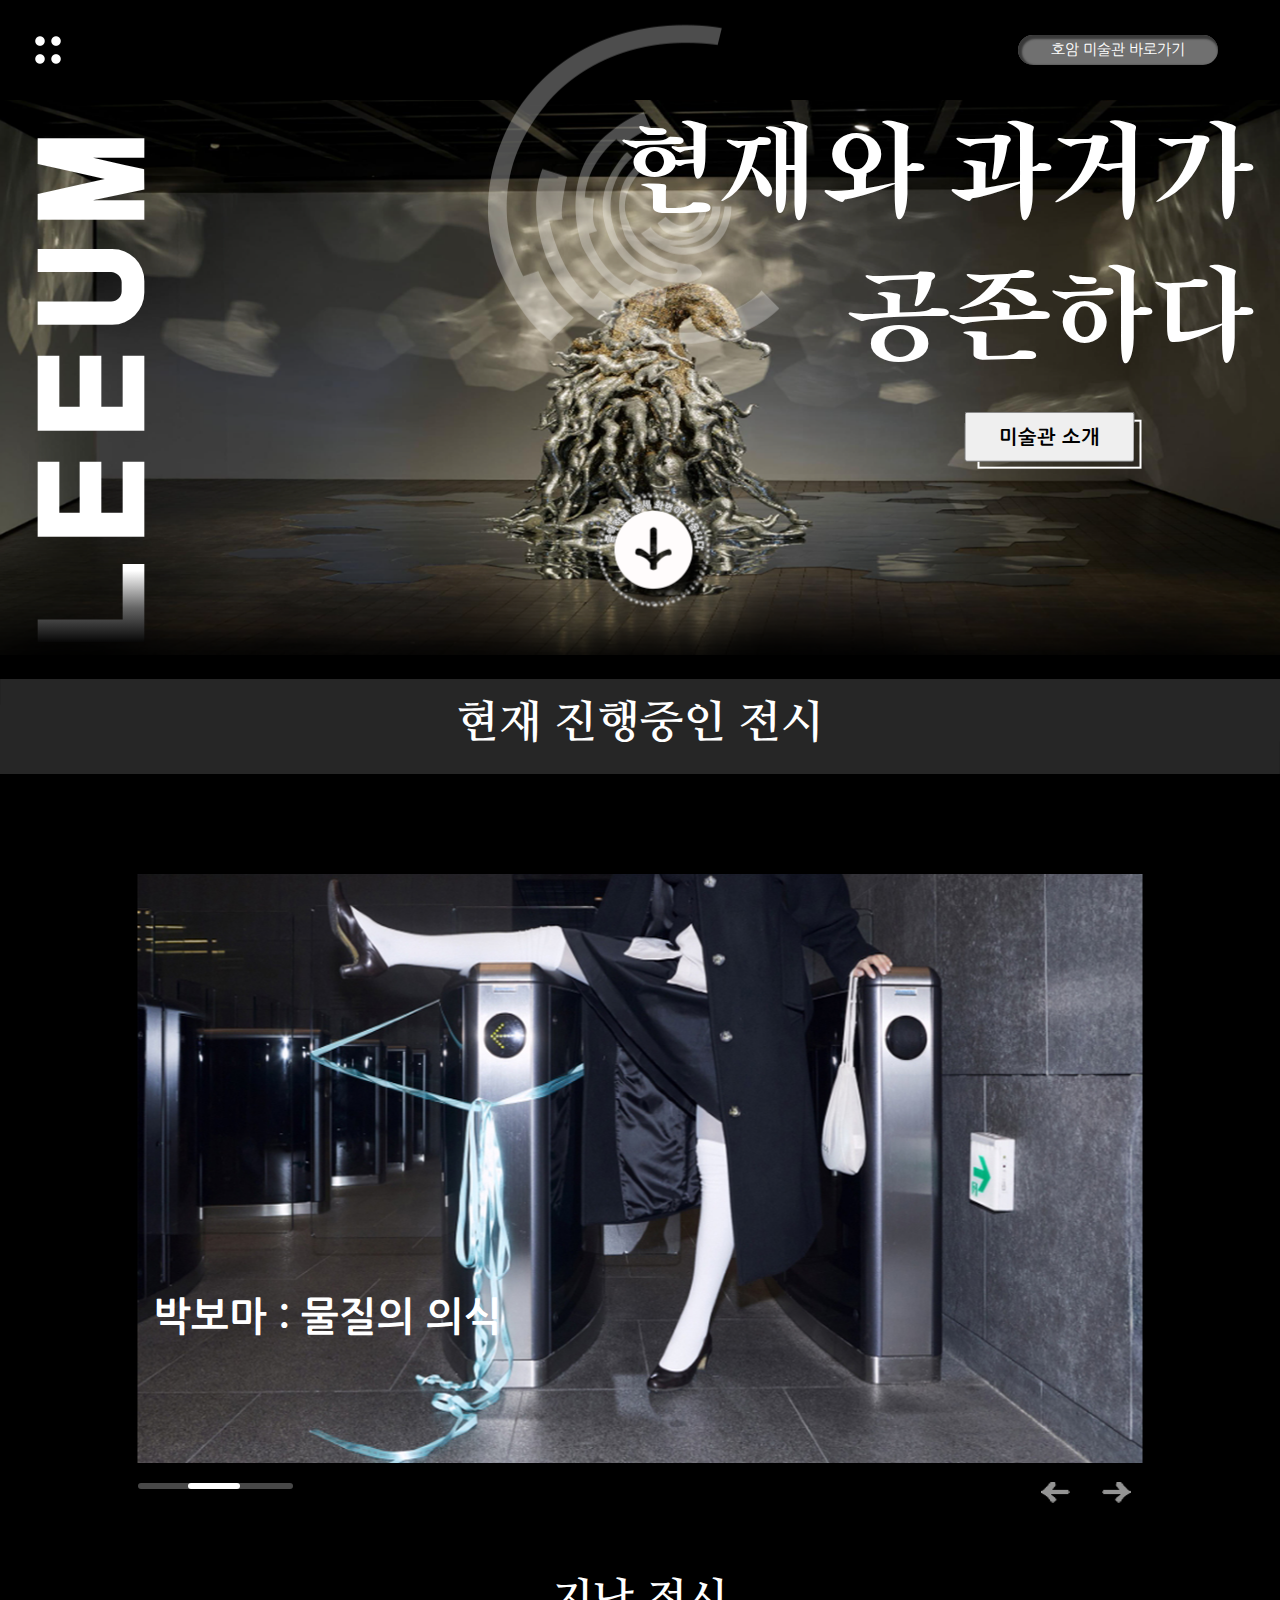
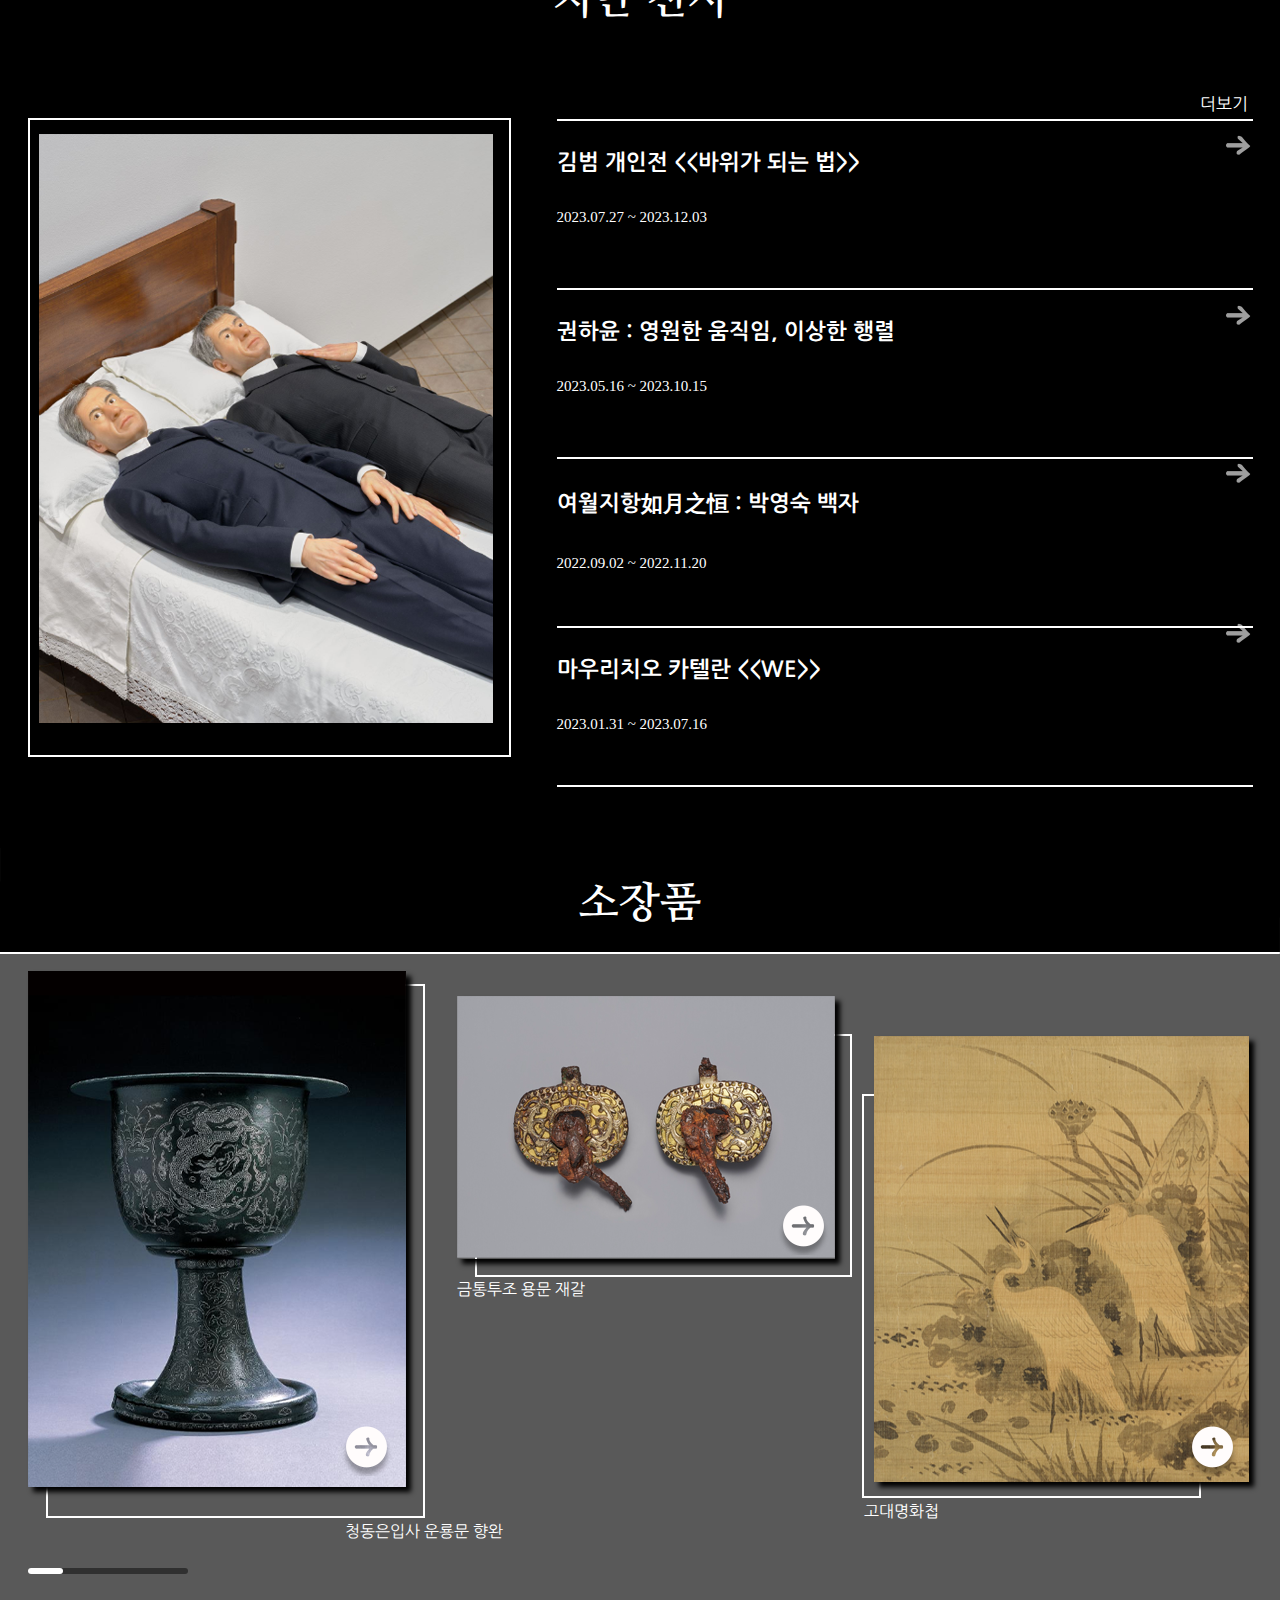
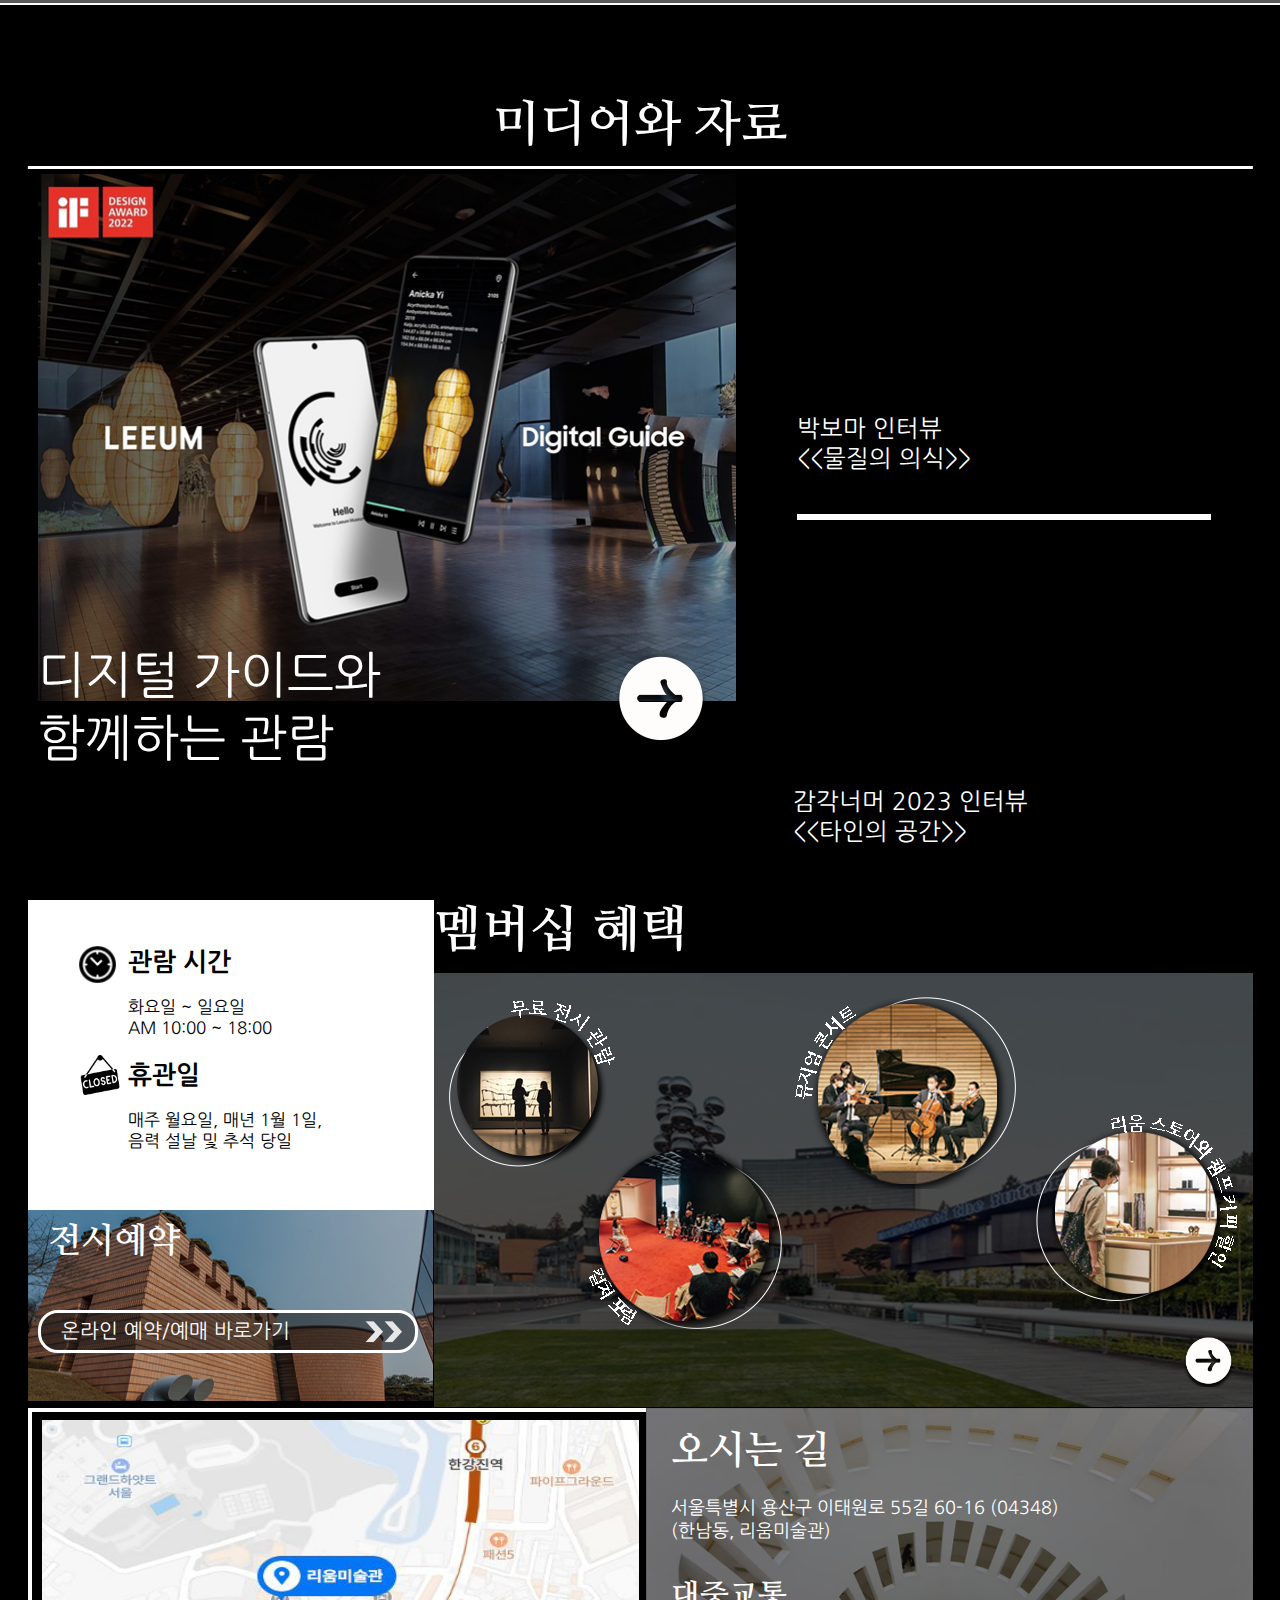
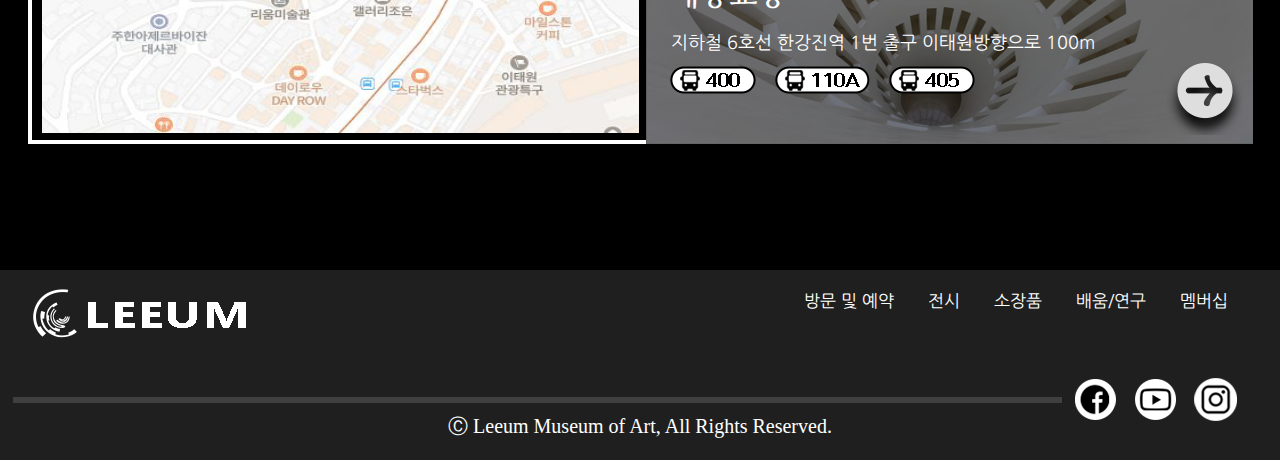
<file: index.html>
<!DOCTYPE html>
<html lang="en">

<head>
    <meta charset="UTF-8">
    <meta name="viewport" content="width=device-width, initial-scale=1.0">
    <title>leeum</title>

    <link rel="preconnect" href="https://fonts.googleapis.com">
    <link rel="preconnect" href="https://fonts.gstatic.com" crossorigin>
    <link href="https://fonts.googleapis.com/css2?family=Song+Myung&display=swap" rel="stylesheet">
    <link href="https://fonts.googleapis.com/css2?family=Do+Hyeon&display=swap" rel="stylesheet">
    <link href="https://fonts.googleapis.com/css2?family=Nanum+Gothic&display=swap" rel="stylesheet">
    <link href="https://fonts.googleapis.com/css2?family=Nanum+Myeongjo:wght@800&display=swap" rel="stylesheet">


    <link rel="stylesheet" href="css/common.css">
    <link rel="stylesheet" href="css/main.css">

    <script src="https://ajax.googleapis.com/ajax/libs/jquery/3.7.1/jquery.min.js"></script>
    <script>
        $(function () {

            $("#button").click(function () {

                $(".a").slideToggle();

            });

        });


        $(window).resize(function () {


            $('#button').show();


        });

    </script>
</head>

<body style="background-color: black;">
    <header>
        <div id="button">
            <img src="icon/button2.png" alt="button">
            <nav class="a">
                <ul>
                    <li><a href="sub.html">미술관 소개<img src="icon/slider.png" alt=""></a></li>
                    <li><a href="sub.html">전시<img src="icon/slider.png" alt=""></a></li>
                    <li><a href="sub.html">멤버십<img src="icon/slider.png" alt=""></a></li>
                    <li><a href="sub.html">방문 안내<img src="icon/slider.png" alt=""></a></li>
                    <li><a href="sub.html">소장품<img src="icon/slider.png" alt=""></a></li>
                    <li><a href="sub.html">배움/연구<img src="icon/slider.png" alt=""></a></li>
                </ul>
            </nav>

        </div>
        <p id="round">호암 미술관 바로가기</p>
    </header>
    <div id="slider">
        <img src="img/main6.png" alt="">
        <div class="content">
            <h1>LEEUM</h1>
            <p>현재와 과거가 공존하다</p>
            <div class="box"><button>
                    <h2>미술관 소개</h2>
                </button></div>
            <div class="icon">
                <img src="icon/leeum logo.png" alt="icon">
            </div>
            <div class="button">
                <img src="icon/main button.png" alt="home button">
            </div>
        </div>
    
    </div>


    <!-- <img src="img/mein.png" alt="mein"> -->

    </div>
    <section>
        <div id="ing">
            <h2>현재 진행중인 전시</h2>

            <div class="content2">

                <img src="img/left2.jpg" alt="img2">
                <div class="imgbox">
                    <img src="img/boma1.jpg" alt="img1">
                    <p>박보마 : 물질의 의식</p>
                </div>
                <div><span></span></div>


                <img src="img/RIGHT.jpg" alt="img3">
                <img src="icon/icon12.png" alt="">
            </div>
        </div>


        </div>
        <div id="end">

            <div class="content3">
                <h2>지난 전시</h2>
                <div class="Maurizio">
                    <img src="img/Maurizio.png" alt="Maurizio">
                </div>
                <div class="font">
                    <p>더보기</p>
                </div>
                <div class="stoke">
                    <div class="text">
                        <h3>김범 개인전 &lt;<바위가 되는 법>&gt;</h3><br><br>
                        <p>2023.07.27 ~ 2023.12.03</p>
                    </div>
                    <div class="sub">
                        <img src="img/end.sub2.png" alt="">
                    </div>

                </div>
                <div class="stoke">
                    <div class="text">
                        <h3>권하윤 : 영원한 움직임, 이상한 행렬</h3><br><br>
                        <p>2023.05.16 ~ 2023.10.15</p>
                    </div>
                    <div class="sub">
                        <img src="img/end.sub3.png" alt="">
                    </div>
                </div>
                <div class="stoke">
                    <div class="text">
                        <h3>여월지항如月之恒 : 박영숙 백자</h3><br><br>
                        <p>2022.09.02 ~ 2022.11.20</p>
                    </div>
                    <div class="sub">
                        <img src="img/end.sub4.png" alt="">
                    </div>
                </div>
                <div class="stoke">
                    <div class="text">
                        <h3>마우리치오 카텔란 &lt;&lt;WE&gt;&gt;</h3><br><br>
                        <p>2023.01.31 ~ 2023.07.16</p>
                    </div>
                    <div class="sub">
                        <img src="img/end.sub.png" alt="">
                    </div>

                </div>
                
                <div class="imge2">
                    <img src="icon/end. right.png" alt="">
                </div>
                <div class="imge3">
                    <img src="icon/end. right.png" alt="">
                </div>
                <div class="imge4">
                    <img src="icon/end. right.png" alt="">
                </div>
                <div class="imge5">
                    <img src="icon/end. right.png" alt="">
                </div>
            </div>
        </div>

        </div>
        <div id="collection">
            <h2>소장품</h2>
            <div class="content4">
                <div class="img1">
                    <img src="img/collection left.png" alt="img1">
                    <b>청동은입사 운룡문 향완</b>
                    <img src="icon/home button.png" alt="go button">
                </div>
                <div class="img2">
                    <img src="img/collection center.png" alt="img2">
                    <b>금통투조 용문 재갈</b>
                    <img src="icon/home button.png" alt="go button">
                </div>
                <div class="img3">
                    <img src="img/collection right1.png" alt="img3">
                    <b>고대명화첩</b>
                    <img src="icon/home button.png" alt="go button">

                </div>
                <div class="img4">

                    <img src="img/collection right back.png" alt="img4">
                </div>
                <div class="img5">
                    <img src="img/img2.png" alt="img5">
                    <img src="icon/home button.png" alt="go button">
                </div>
                <div class="bar"><span></span></div>


            </div>

        </div>
        <div id="media">
            <h2>미디어와 자료</h2>
            <div class="content5">
                <div class="imgbox">
                    <img src="img/media.png" alt="img1">
                    <p>디지털 가이드와 <br>함께하는 관람</p>
                    <img src="icon/membership button.png" alt="">
                </div>

                <div class="imgbox2">
                    <iframe width="420" height="233" src="https://www.youtube.com/embed/M0E-7ATIIIc"
                        title="박보마 | 작가 인터뷰 | 《물질의 의식》 | 리움" frameborder="0"
                        allow="accelerometer; autoplay; clipboard-write; encrypted-media; gyroscope; picture-in-picture; web-share"
                        allowfullscreen></iframe>
                    <p>박보마 인터뷰<br>
                        &lt;&lt;물질의 의식&gt;&gt;
                    </p>
                </div>
                <div class="imgbox3">
                    <iframe width="412" height="233" src="https://www.youtube.com/embed/AVecw9d84JA"
                        title="감각너머 2023 워크숍 《타인의 공간》  | 접근성 프로그램 | 리움" frameborder="0"
                        allow="accelerometer; autoplay; clipboard-write; encrypted-media; gyroscope; picture-in-picture; web-share"
                        allowfullscreen></iframe>
                    <p>감각너머 2023 인터뷰<br>
                        &lt;&lt;타인의 공간&gt;&gt;
                    </p>
                </div>
            </div>

        </div>

        <div id="membership">
            <div class="time">

                <img src="icon/clock2.png" alt="">
                <div class="text">
                    <h2>관람 시간</h2><br>
                    <p>화요일 ~ 일요일</p>
                    <p>AM 10:00 ~ 18:00</p>
                </div>
                <div class="text2">
                    <img src="icon/closed (1).png" alt="">
                    <h2>휴관일</h2><br>
                    <p>매주 월요일, 매년 1월 1일,<br>
                        음력 설날 및 추석 당일</p>
                </div>

            </div>
            <h2>멤버십 혜택</h2>
            <div class="member">
                <img src="img/member2.png" alt="member">
                <img src="img/member 1.png" alt="">
                <img src="img/member 2.png" alt="">
                <img src="img/member 3.png" alt="">
                <img src="img/member 4.png" alt="">
                <img src="icon/membership button.png" alt="">
            </div>
            <div class="ticket">
                <img src="img/ticket2.png" alt="ticket">
                <h2>전시예약</h2>
                <button>온라인 예약/예매 바로가기 <img src="icon/right.png" alt=""></button>
            </div>
            <div class="map1">
                <img src="img/mapmap.png" alt="map2">

            </div>
            <div class="map2">
                <img src="img/map.png" alt="map">
                <h1>오시는 길</h1>
                <h5>서울특별시 용산구 이태원로 55길 60-16 (04348) <br>
                    (한남동, 리움미술관)</h5>
                <h3>대중교통</h3>
                <h4>지하철 6호선 한강진역 1번 출구 이태원방향으로 100m</h4>
                <img src="icon/bus123.png" alt="">
                <img src="icon/button last.png" alt="">

            </div>

        </div>
    </section>

    <footer>

        <div class="content6">
            <div>
                <img src="img/bottom logo.png" alt="">
            </div>

            <div class="iconbox">
                <img src="icon/facebook2.png" alt="">
                <img src="icon/youtube2.png" alt="">
                <img src="icon/instagram2.png" alt="">

            </div>

            <nav>
                <ul>
                    <li><a href="#">방문 및 예약</a></li>
                    <li><a href="#">전시</a></li>
                    <li><a href="#">소장품</a></li>
                    <li><a href="#">배움/연구</a></li>
                    <li><a href="#">멤버십</a></li>
                </ul>
            </nav>
            <div class="bottomstoke"></div>
        </div>


        <p>Ⓒ Leeum Museum of Art, All Rights Reserved.</p>
        </div>


    </footer>



</body>

</html>
</file>
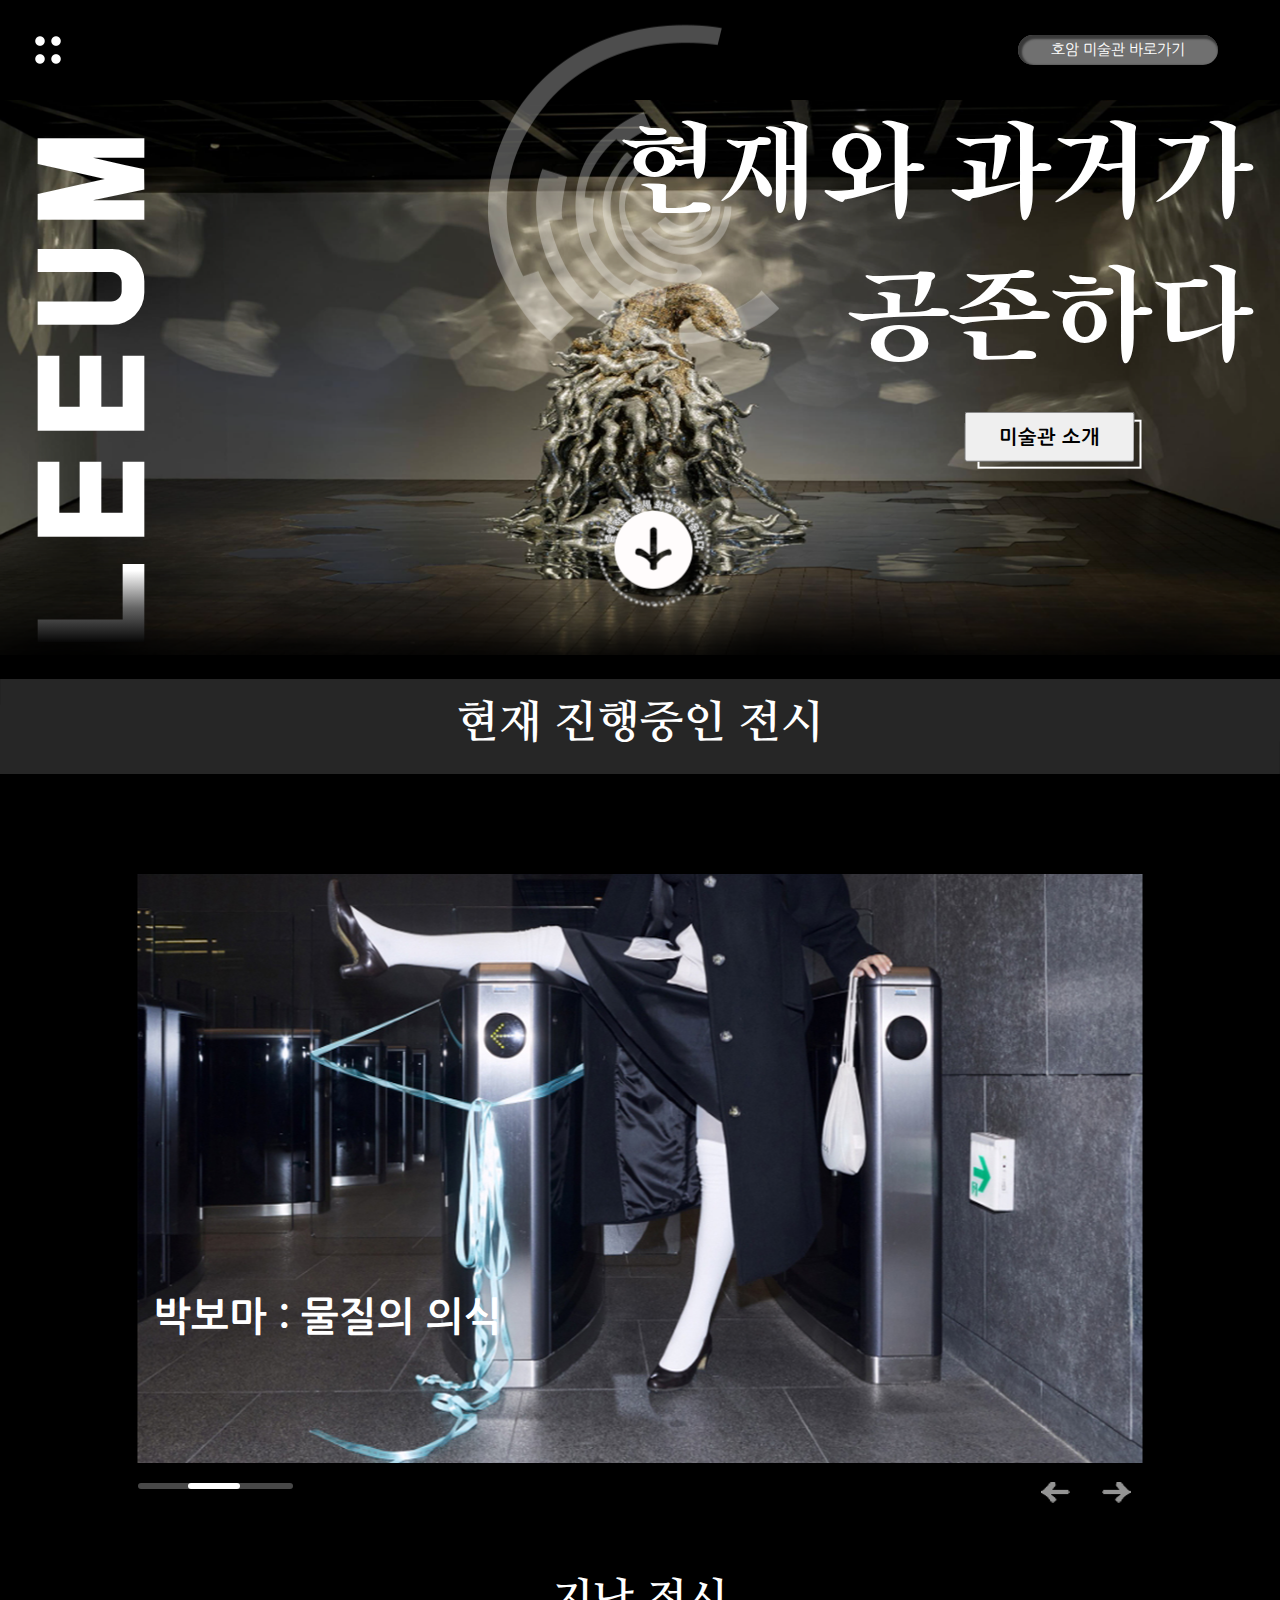
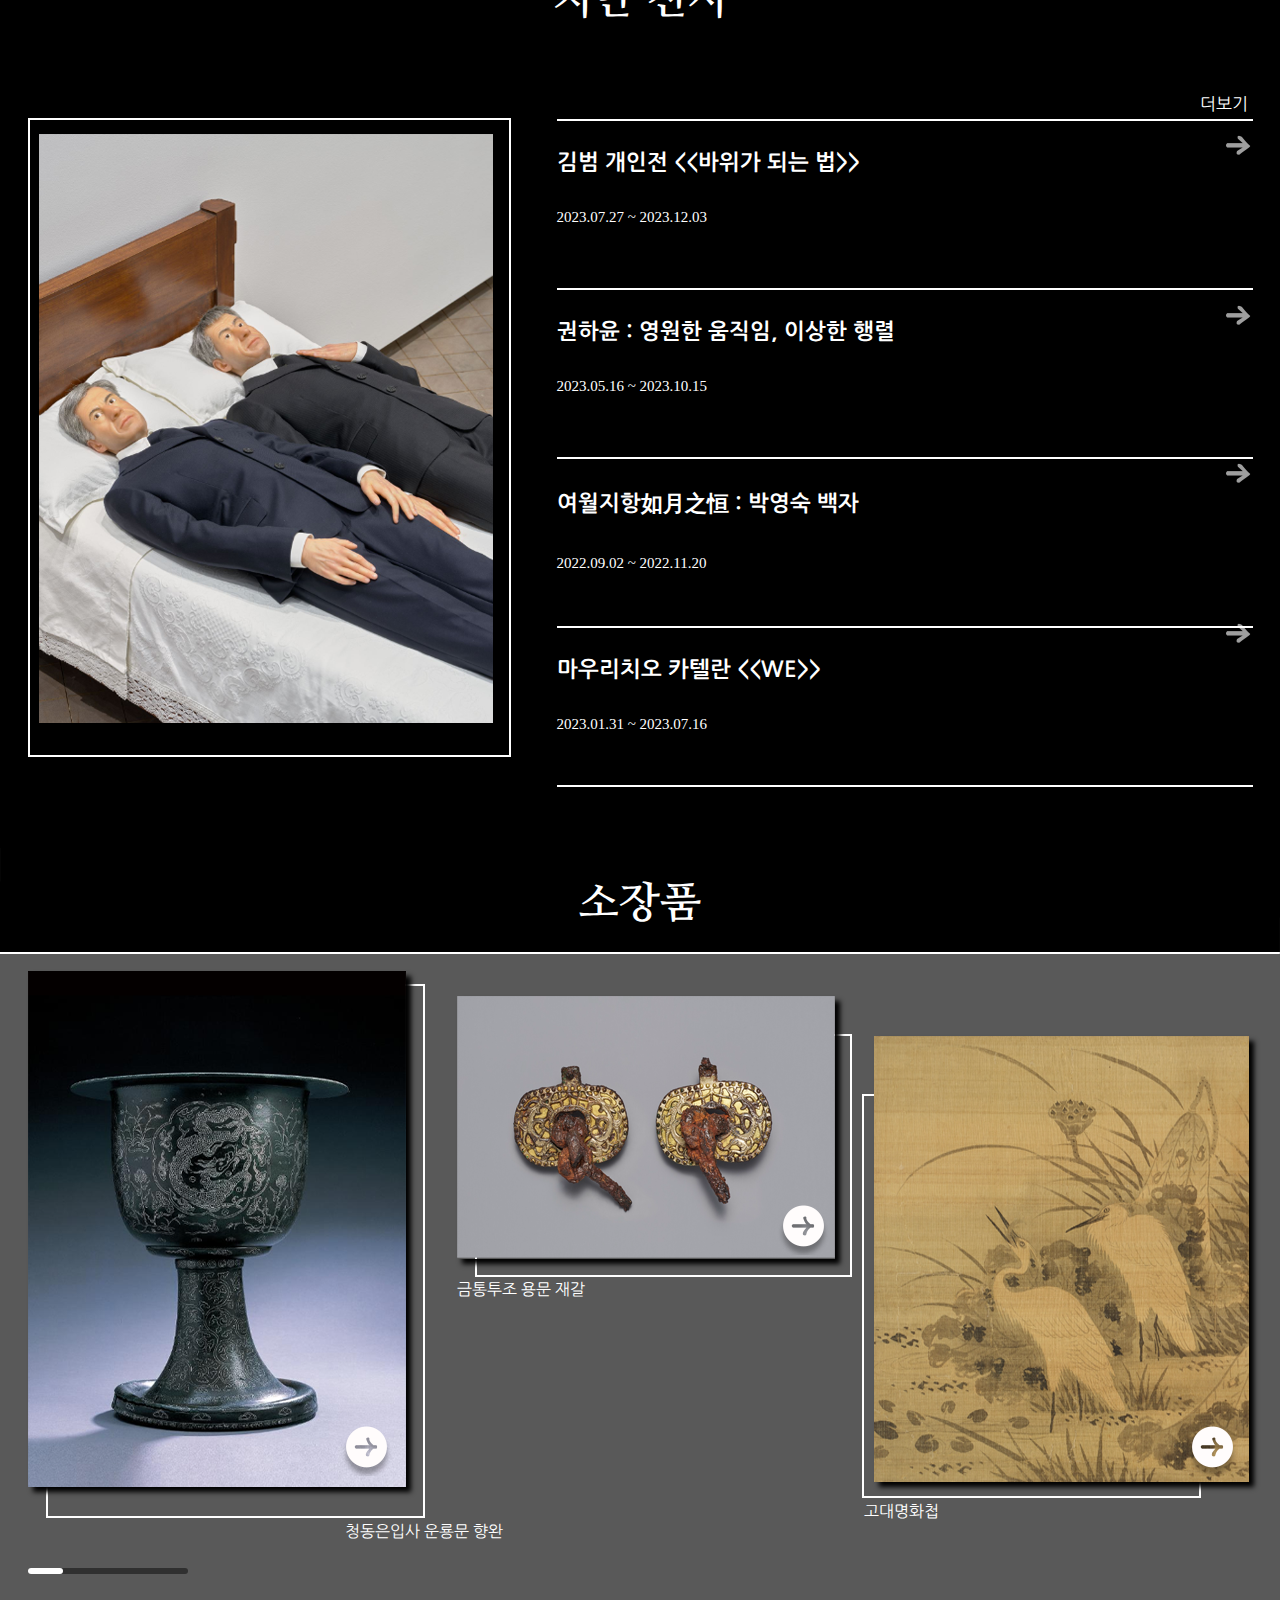
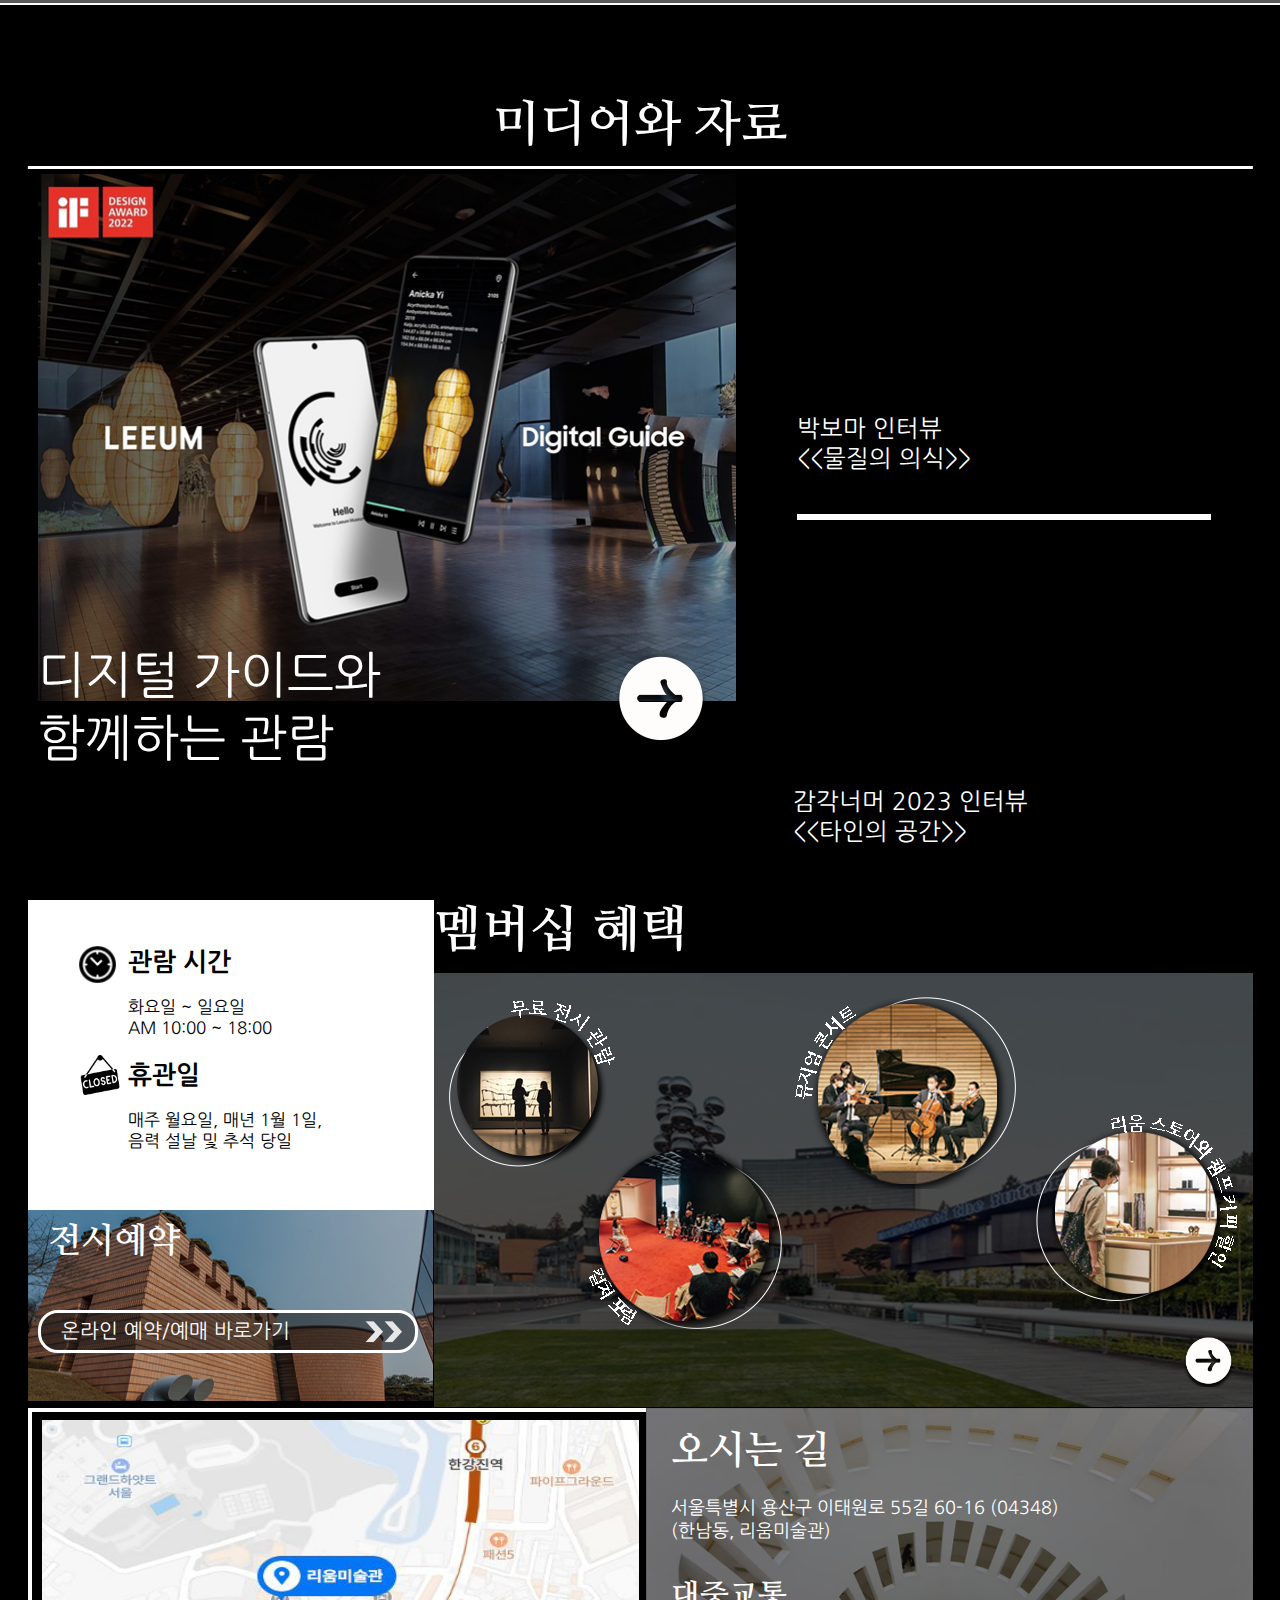
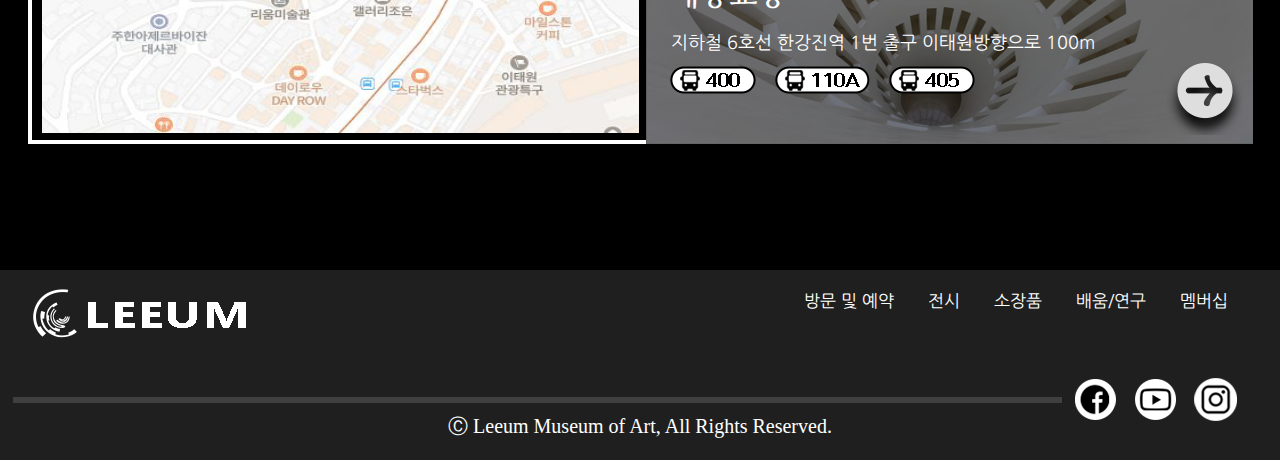
<file: INDEX_.html>
<!DOCTYPE html>
<html lang="en">

<head>
    <meta charset="UTF-8">
    <meta name="viewport" content="width=device-width, initial-scale=1.0">
    <title>leeum</title>

    <link rel="preconnect" href="https://fonts.googleapis.com">
    <link rel="preconnect" href="https://fonts.gstatic.com" crossorigin>
    <link href="https://fonts.googleapis.com/css2?family=Song+Myung&display=swap" rel="stylesheet">
    <link href="https://fonts.googleapis.com/css2?family=Do+Hyeon&display=swap" rel="stylesheet">
    <link href="https://fonts.googleapis.com/css2?family=Nanum+Gothic&display=swap" rel="stylesheet">
    <link href="https://fonts.googleapis.com/css2?family=Nanum+Myeongjo:wght@800&display=swap" rel="stylesheet">


    <link rel="stylesheet" href="css/common.css">
    <link rel="stylesheet" href="css/main.css">
</head>

<body style="background-color: black;">
    <header>
        <div id="button">
            <img src="icon/button2.png" alt="button">

        </div>
        <p id="round">호암 미술관 바로가기</p>
    </header>
    <div id="slider">
        <img src="img/main6.png" alt="">
        <div class="content">
            <h1>LEEUM</h1>
            <p>현재와 과거가 공존하다</p>
            <div class="box"><button>
                    <h2>미술관 소개</h2>
                </button></div>
            <div class="icon">
                <img src="icon/leeum logo.png" alt="icon">
            </div>
            <div class="button">
                <img src="icon/main button.png" alt="home button">
            </div>
        </div>
    
    </div>


    <!-- <img src="img/mein.png" alt="mein"> -->

    </div>
    <section>
        <div id="ing">
            <h2>현재 진행중인 전시</h2>

            <div class="content2">

                <img src="img/left2.jpg" alt="img2">
                <div class="imgbox">
                    <img src="img/boma1.jpg" alt="img1">
                    <p>박보마 : 물질의 의식</p>
                </div>
                <div><span></span></div>


                <img src="img/RIGHT.jpg" alt="img3">
                <img src="icon/icon12.png" alt="">
            </div>
        </div>


        </div>
        <div id="end">

            <div class="content3">
                <h2>지난 전시</h2>
                <div class="Maurizio">
                    <img src="img/Maurizio.png" alt="Maurizio">
                </div>
                <div class="font">
                    <p>더보기</p>
                </div>
                <div class="stoke">
                    <div class="text">
                        <h3>김범 개인전 &lt;<바위가 되는 법>&gt;</h3><br><br>
                        <p>2023.07.27 ~ 2023.12.03</p>
                    </div>
                    <div class="sub">
                        <img src="img/end.sub2.png" alt="">
                    </div>

                </div>
                <div class="stoke">
                    <div class="text">
                        <h3>권하윤 : 영원한 움직임, 이상한 행렬</h3><br><br>
                        <p>2023.05.16 ~ 2023.10.15</p>
                    </div>
                    <div class="sub">
                        <img src="img/end.sub3.png" alt="">
                    </div>
                </div>
                <div class="stoke">
                    <div class="text">
                        <h3>여월지항如月之恒 : 박영숙 백자</h3><br><br>
                        <p>2022.09.02 ~ 2022.11.20</p>
                    </div>
                    <div class="sub">
                        <img src="img/end.sub4.png" alt="">
                    </div>
                </div>
                <div class="stoke">
                    <div class="text">
                        <h3>마우리치오 카텔란 &lt;&lt;WE&gt;&gt;</h3><br><br>
                        <p>2023.01.31 ~ 2023.07.16</p>
                    </div>
                    <div class="sub">
                        <img src="img/end.sub.png" alt="">
                    </div>

                </div>
                
                <div class="imge2">
                    <img src="icon/end. right.png" alt="">
                </div>
                <div class="imge3">
                    <img src="icon/end. right.png" alt="">
                </div>
                <div class="imge4">
                    <img src="icon/end. right.png" alt="">
                </div>
                <div class="imge5">
                    <img src="icon/end. right.png" alt="">
                </div>
            </div>
        </div>

        </div>
        <div id="collection">
            <h2>소장품</h2>
            <div class="content4">
                <div class="img1">
                    <img src="img/collection left.png" alt="img1">
                    <b>청동은입사 운룡문 향완</b>
                    <img src="icon/home button.png" alt="go button">
                </div>
                <div class="img2">
                    <img src="img/collection center.png" alt="img2">
                    <b>금통투조 용문 재갈</b>
                    <img src="icon/home button.png" alt="go button">
                </div>
                <div class="img3">
                    <img src="img/collection right1.png" alt="img3">
                    <b>고대명화첩</b>
                    <img src="icon/home button.png" alt="go button">

                </div>
                <div class="img4">

                    <img src="img/collection right back.png" alt="img4">
                </div>
                <div class="img5">
                    <img src="img/img2.png" alt="img5">
                    <img src="icon/home button.png" alt="go button">
                </div>
                <div class="bar"><span></span></div>


            </div>

        </div>
        <div id="media">
            <h2>미디어와 자료</h2>
            <div class="content5">
                <div class="imgbox">
                    <img src="img/media.png" alt="img1">
                    <p>디지털 가이드와 <br>함께하는 관람</p>
                    <img src="icon/membership button.png" alt="">
                </div>

                <div class="imgbox2">
                    <iframe width="420" height="233" src="https://www.youtube.com/embed/M0E-7ATIIIc"
                        title="박보마 | 작가 인터뷰 | 《물질의 의식》 | 리움" frameborder="0"
                        allow="accelerometer; autoplay; clipboard-write; encrypted-media; gyroscope; picture-in-picture; web-share"
                        allowfullscreen></iframe>
                    <p>박보마 인터뷰<br>
                        &lt;&lt;물질의 의식&gt;&gt;
                    </p>
                </div>
                <div class="imgbox3">
                    <iframe width="412" height="233" src="https://www.youtube.com/embed/AVecw9d84JA"
                        title="감각너머 2023 워크숍 《타인의 공간》  | 접근성 프로그램 | 리움" frameborder="0"
                        allow="accelerometer; autoplay; clipboard-write; encrypted-media; gyroscope; picture-in-picture; web-share"
                        allowfullscreen></iframe>
                    <p>감각너머 2023 인터뷰<br>
                        &lt;&lt;타인의 공간&gt;&gt;
                    </p>
                </div>
            </div>

        </div>

        <div id="membership">
            <div class="time">

                <img src="icon/clock2.png" alt="">
                <div class="text">
                    <h2>관람 시간</h2><br>
                    <p>화요일 ~ 일요일</p>
                    <p>AM 10:00 ~ 18:00</p>
                </div>
                <div class="text2">
                    <img src="icon/closed (1).png" alt="">
                    <h2>휴관일</h2><br>
                    <p>매주 월요일, 매년 1월 1일,<br>
                        음력 설날 및 추석 당일</p>
                </div>

            </div>
            <h2>멤버십 혜택</h2>
            <div class="member">
                <img src="img/member2.png" alt="member">
                <img src="img/member 1.png" alt="">
                <img src="img/member 2.png" alt="">
                <img src="img/member 3.png" alt="">
                <img src="img/member 4.png" alt="">
                <img src="icon/membership button.png" alt="">
            </div>
            <div class="ticket">
                <img src="img/ticket2.png" alt="ticket">
                <h2>전시예약</h2>
                <button>온라인 예약/예매 바로가기 <img src="icon/right.png" alt=""></button>
            </div>
            <div class="map1">
                <img src="img/mapmap.png" alt="map2">

            </div>
            <div class="map2">
                <img src="img/map.png" alt="map">
                <h1>오시는 길</h1>
                <h5>서울특별시 용산구 이태원로 55길 60-16 (04348) <br>
                    (한남동, 리움미술관)</h5>
                <h3>대중교통</h3>
                <h4>지하철 6호선 한강진역 1번 출구 이태원방향으로 100m</h4>
                <img src="icon/bus123.png" alt="">
                <img src="icon/button last.png" alt="">

            </div>

        </div>
    </section>

    <footer>

        <div class="content6">
            <div>
                <img src="img/bottom logo.png" alt="">
            </div>

            <div class="iconbox">
                <img src="icon/facebook2.png" alt="">
                <img src="icon/youtube2.png" alt="">
                <img src="icon/instagram2.png" alt="">

            </div>

            <nav>
                <ul>
                    <li><a href="#">방문 및 예약</a></li>
                    <li><a href="#">전시</a></li>
                    <li><a href="#">소장품</a></li>
                    <li><a href="#">배움/연구</a></li>
                    <li><a href="#">멤버십</a></li>
                </ul>
            </nav>
            <div class="bottomstoke"></div>
        </div>


        <p>Ⓒ Leeum Museum of Art, All Rights Reserved.</p>
        </div>


    </footer>



</body>

</html>
</file>
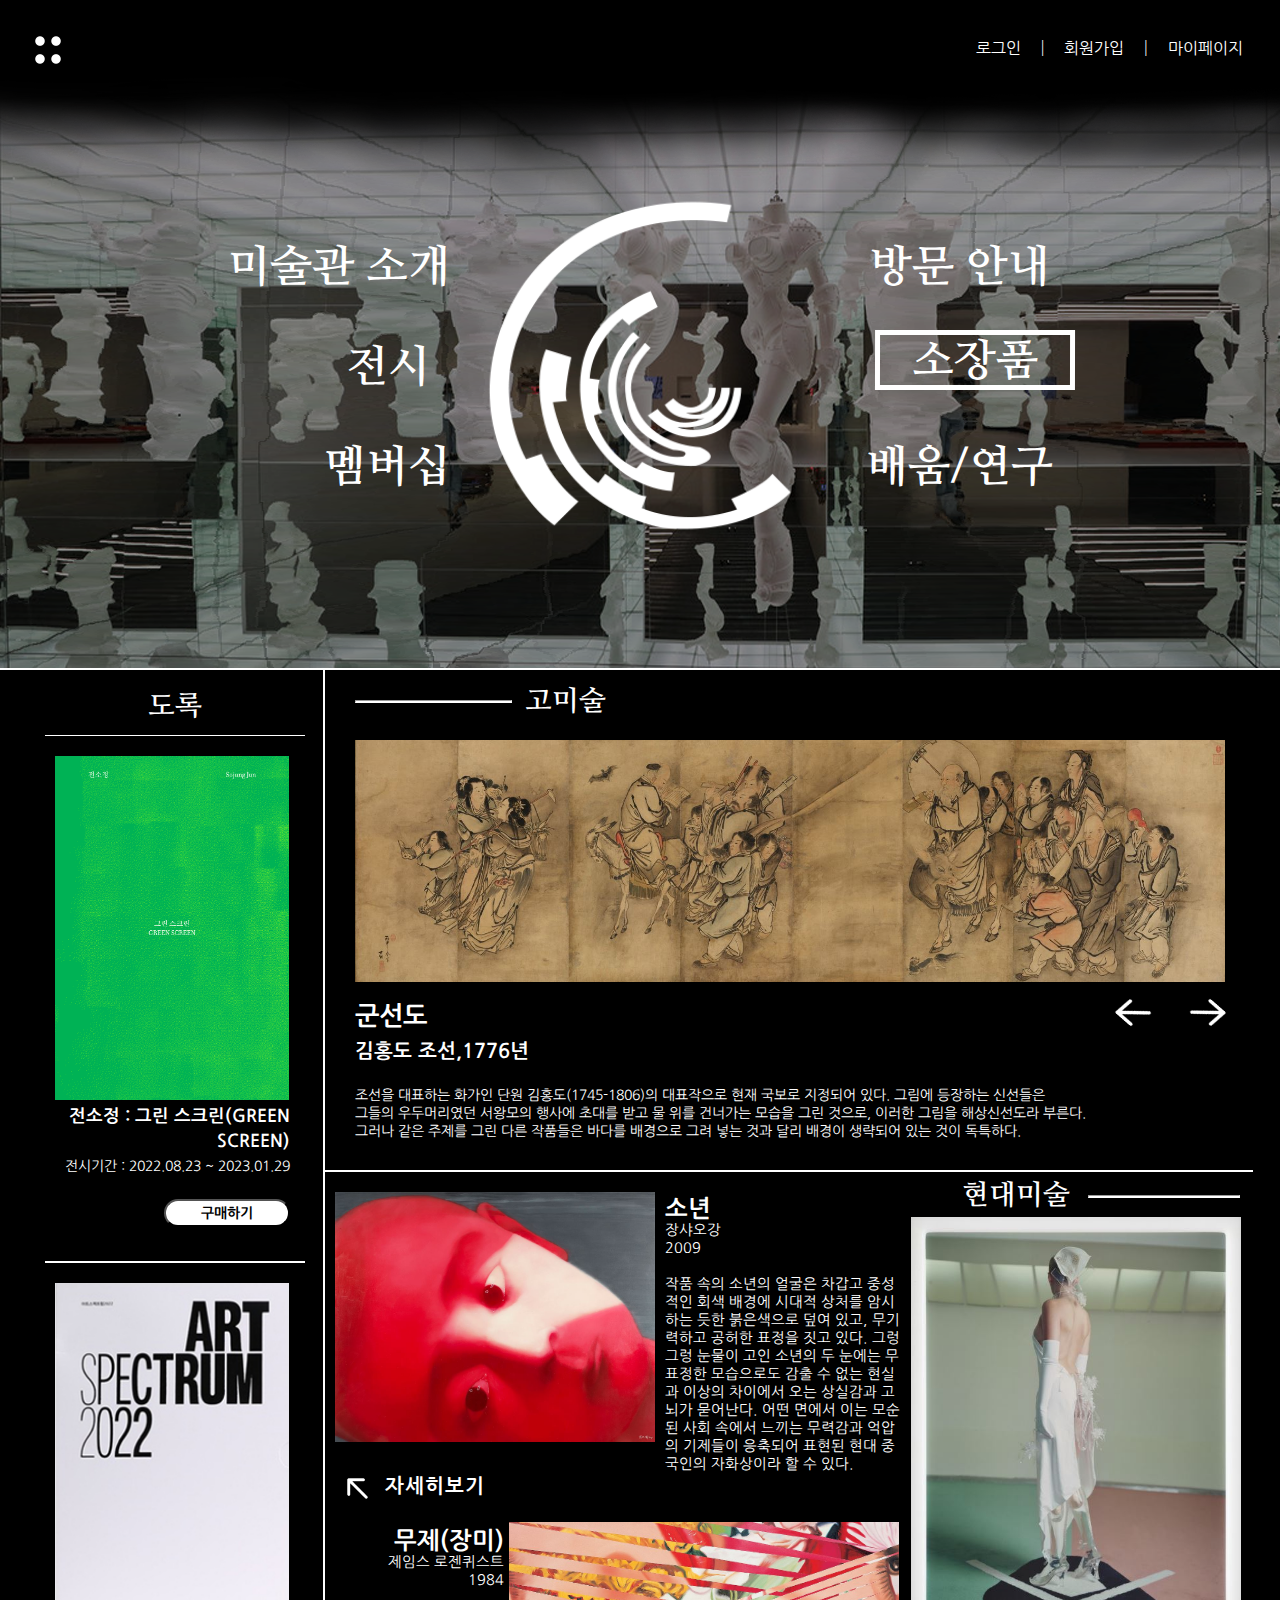
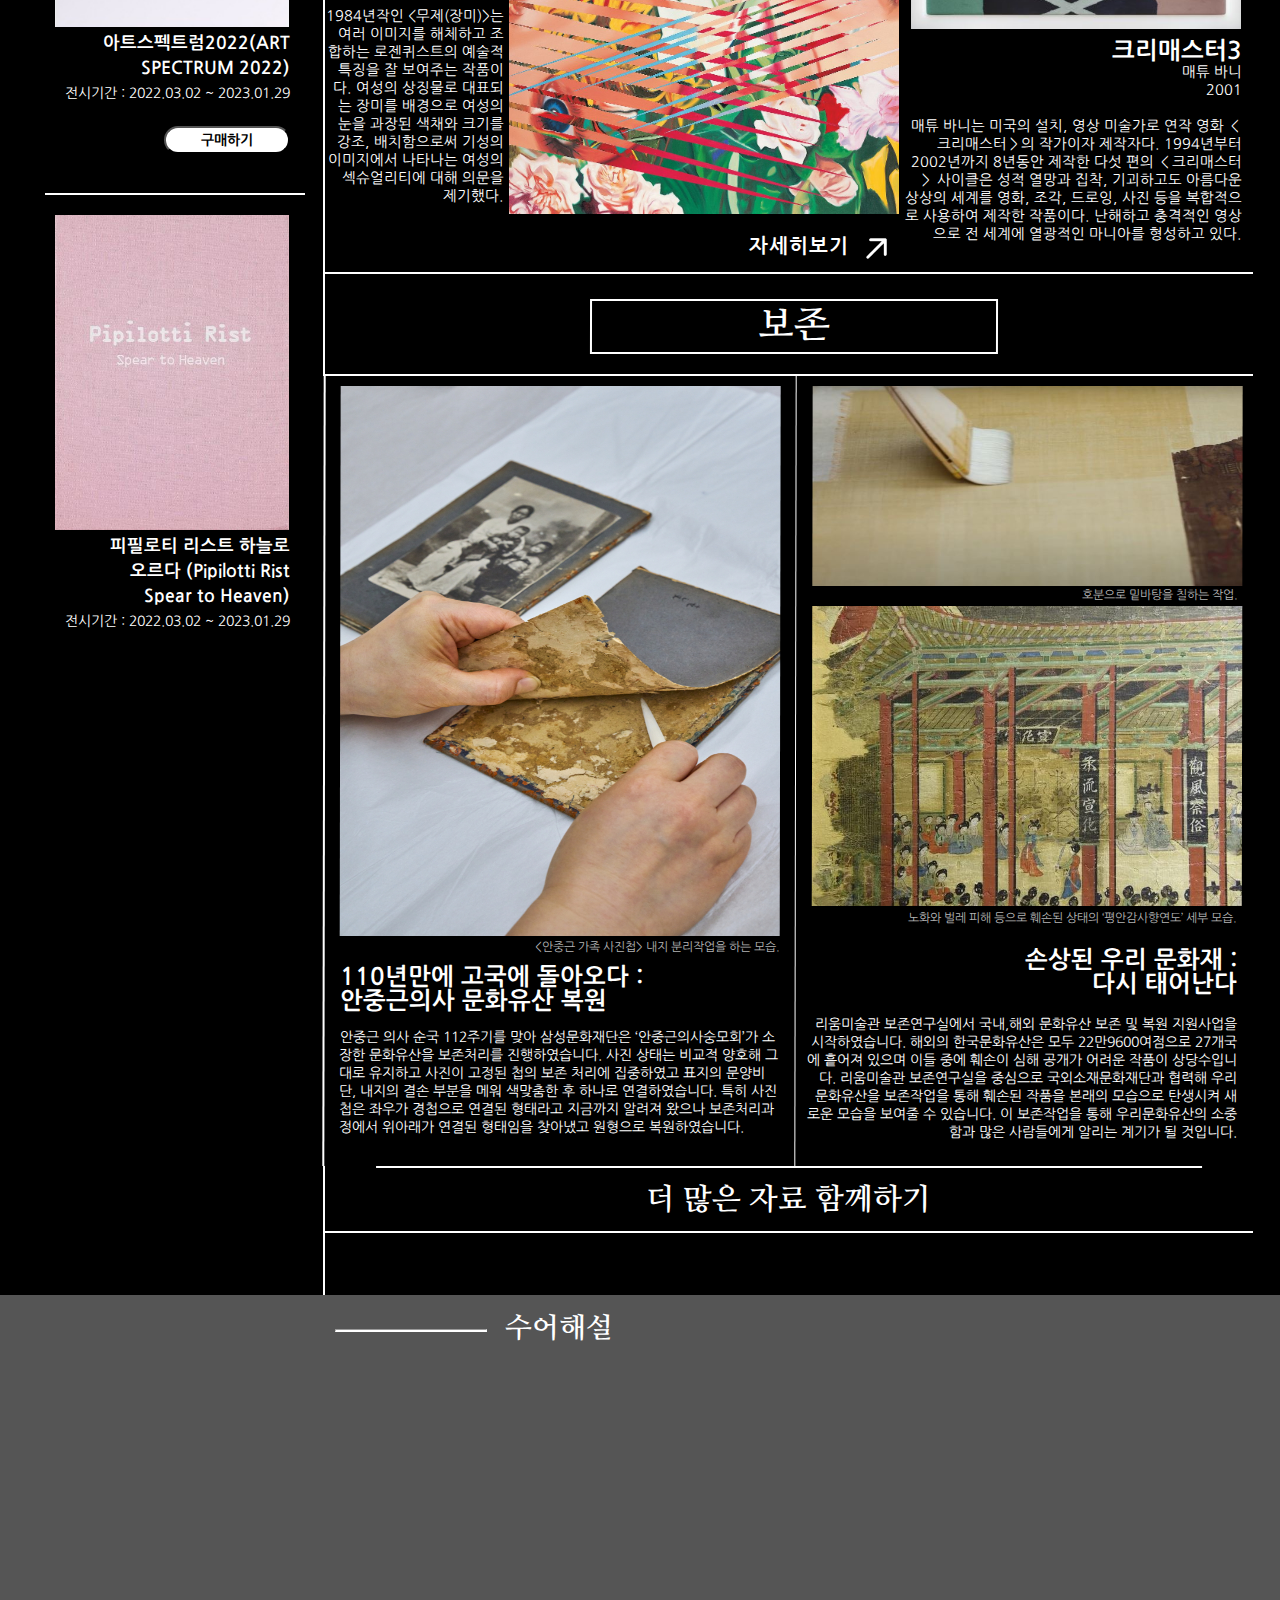
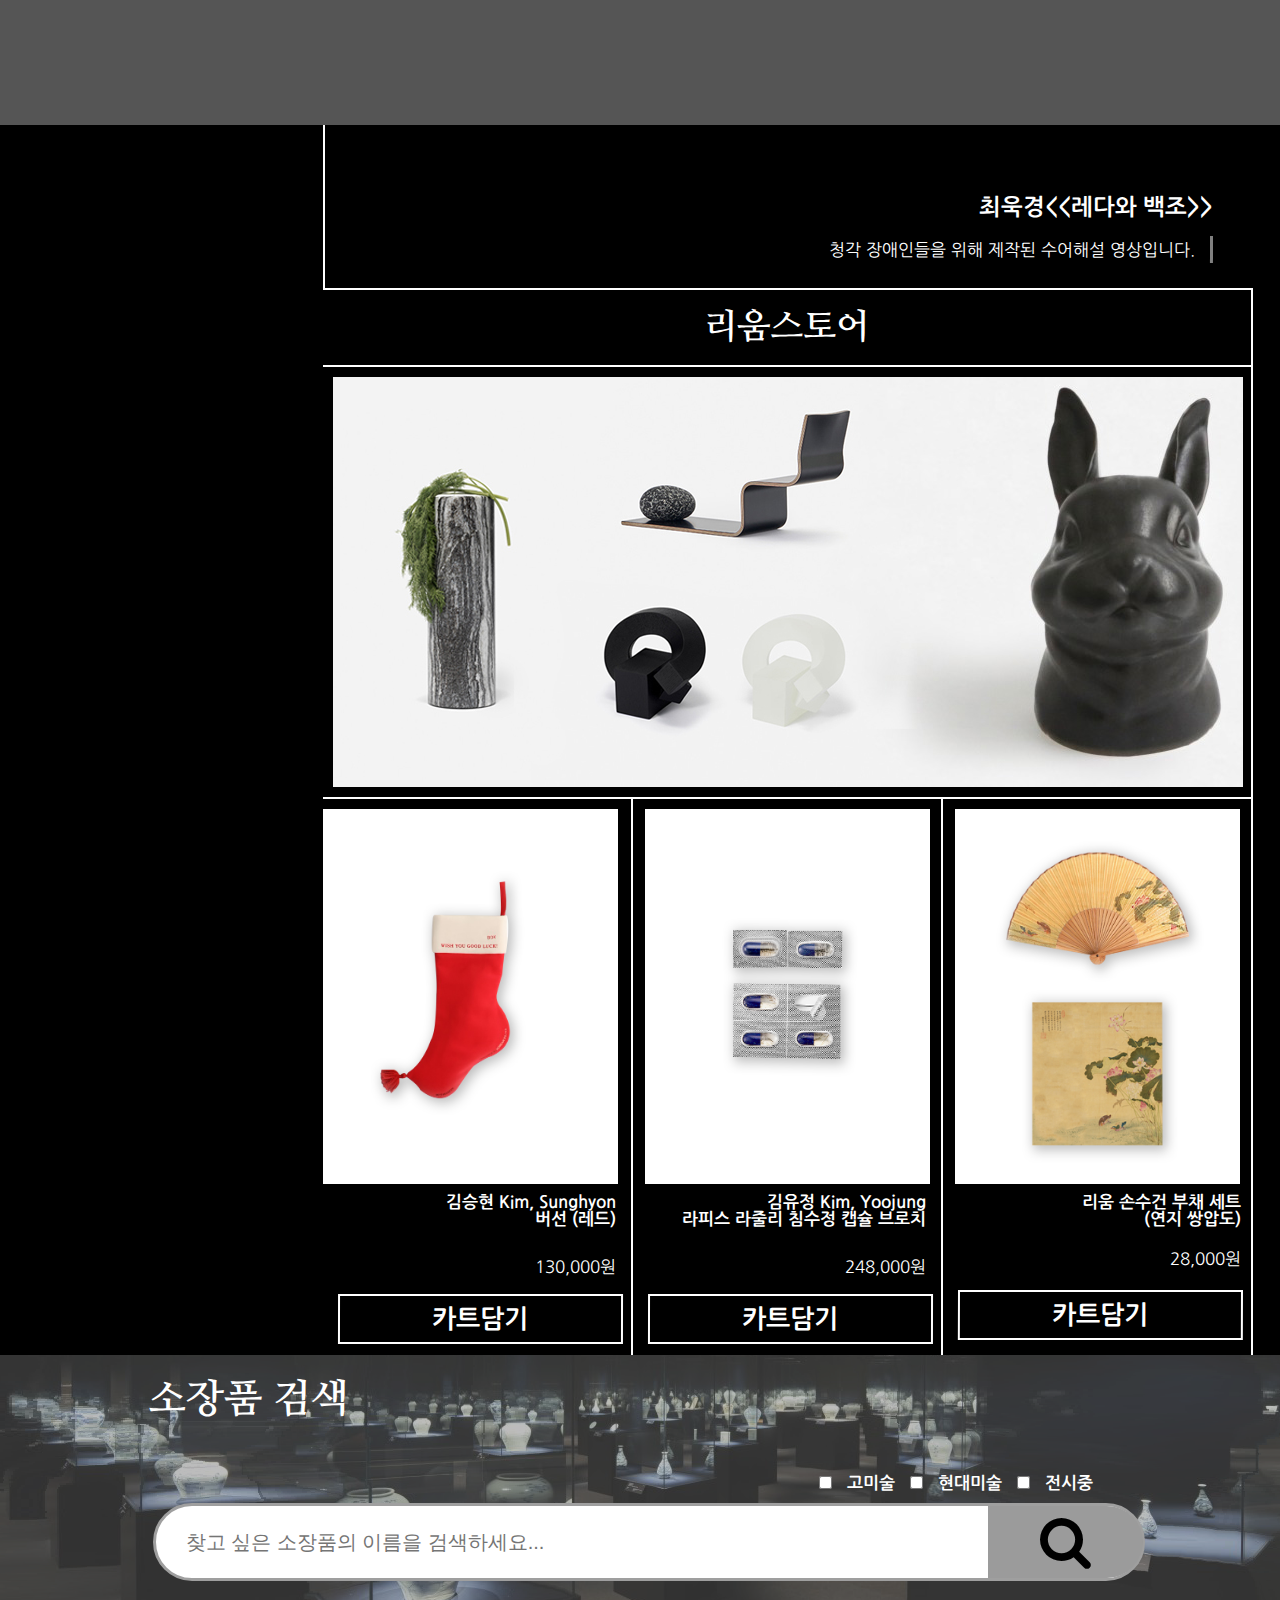
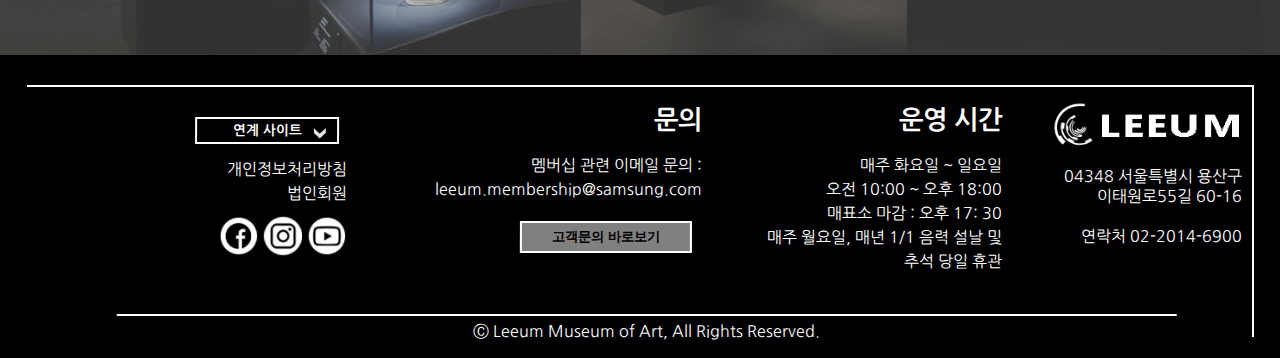
<file: sub.html>
<!DOCTYPE html>
<html lang="en">

<head>
    <meta charset="UTF-8">
    <meta name="viewport" content="width=device-width, initial-scale=1.0">
    <title>leeum sub</title>
    <link rel="stylesheet" href="css/common_sub.css">
    <link rel="stylesheet" href="css/sub.css">
    <link rel="stylesheet" href="https://cdnjs.cloudflare.com/ajax/libs/font-awesome/4.7.0/css/font-awesome.min.css">
    <link href="https://fonts.googleapis.com/css2?family=Nanum+Myeongjo:wght@800&display=swap" rel="stylesheet">
    <link href="https://fonts.googleapis.com/css2?family=Nanum+Gothic&display=swap" rel="stylesheet">
</head>

<body style="background-color: black;">
    <header>
        <div id="button">
            <a href="index.html"><img src="icon/button2.png" alt="button">
            </a>
        </div>
        <nav>
            <ul>
                <li><a href="#">로그인</a></li>
                <li>|</li>
                <li><a href="#">회원가입</a></li>
                <li>|</li>
                <li><a href="#">마이페이지</a></li>
            </ul>
        </nav>
    </header>


    <div id="slider">
        <nav style="text-align: right;">
            <h1 class="a">미술관 소개</h1>
            <h1>전시</h1>
            <h1 class="b">멤버십</h1>
        </nav>
        <div class="mainlogo">
            <a href="index.html"><img src="icon/leeumlogo.png" alt=""></a>
        </div>
        <nav>
            <h1 class="c">방문 안내</h1>
            <div class="box"><button>
                    <h1>소장품</h1>
                </button></div>
            <h1 class="d">배움/연구</h1>

        </nav>
    </div>



    <section>
        <div class="sub">
            <div class="sub1">
                <h2 style="font-weight: bold;">도록</h2>
                <div class="subbox">
                    <img src="img/book1.png" alt="">
                    <div class="text">
                        <h3>전소정 : 그린 스크린(GREEN SCREEN)</h3>
                        <p style="font-size: 14px;">전시기간 : 2022.08.23 ~ 2023.01.29</p>
                    </div>
                    <div class="btton"><button>구매하기</button></div>

                </div>
            </div>
            <div class="sub2">
                <div class="subbox">
                    <img src="img/book3_1.jpg" alt="">
                    <div class="text">
                        <h3>아트스펙트럼2022(ART SPECTRUM 2022)</h3>
                        <p style="font-size: 14px;">전시기간 : 2022.03.02 ~ 2023.01.29</p>
                    </div>
                    <div class="btton"><button>구매하기</button></div>
                </div>
            </div>
            <div class="sub3">
                <div class="subbox">
                    <img src="img/book3.JPG" alt="">
                    <div class="text">
                        <h3>피필로티 리스트 하늘로 <br> 오르다 (Pipilotti Rist <br>Spear to Heaven)</h3>
                        <p style="font-size: 14px;">전시기간 : 2022.03.02 ~ 2023.01.29</p>
                    </div>
                </div>
            </div>

        </div>
        <div class="page1">
            <hr style="height: auto; border-bottom: 2px solid rgb(255, 255, 255); width: 155px;">
            <h1 style="color: white; font-weight: bold;">고미술</h1>
            <div class="image">
                <img src="img/page1image1.JPG" alt="">
                <div class="imgbox1">
                    <img src="icon/arrow-up3.png" alt="">
                    <img src="icon/arrow-up4.png" alt="">
                </div>
                <div class="text">
                    <h2 style="color: white;">군선도</h2>
                    <h4 style="color: white;">김홍도 조선,1776년</h4><br>
                    <p style="color: white;">조선을 대표하는 화가인 단원 김홍도(1745-1806)의 대표작으로 현재 국보로 지정되어 있다. 그림에 등장하는 신선들은 <br>그들의
                        우두머리였던 서왕모의 행사에 초대를
                        받고 물 위를 건너가는 모습을 그린 것으로, 이러한 그림을 해상신선도라 부른다. <br>그러나 같은 주제를 그린 다른 작품들은 바다를 배경으로 그려 넣는 것과 달리 배경이
                        생략되어 있는 것이 독특하다.</p>
                </div>
            </div>
        </div>
        <div class="page2">
            <div class="image1">
                <img src="img/page2imge1.JPG" alt="">
                <div class="textbox">
                    <h2>소년</h2>
                    <p>장샤오강 <br> 2009
                        <br><br>
                        작품 속의 소년의 얼굴은 차갑고 중성적인 회색 배경에 시대적 상처를 암시하는 듯한 붉은색으로 덮여 있고, 무기력하고 공허한 표정을 짓고 있다. 그렁그렁 눈물이 고인 소년의
                        두 눈에는 무표정한 모습으로도 감출 수 없는 현실과 이상의 차이에서 오는 상실감과 고뇌가 묻어난다. 어떤 면에서 이는 모순된 사회 속에서 느끼는 무력감과 억압의 기제들이
                        응축되어 표현된 현대 중국인의 자화상이라 할 수 있다.
                    </p>
                </div>
                <div class="btn">
                    <img src="icon/arrow-up.png" alt="" class="c">
                    <span>자세히보기</span>
                </div>

            </div>
            <div class="image2">
                <hr style="height: auto; border-bottom: 2px solid rgb(255, 255, 255); width: 150px;">
                <h1>현대미술</h1>
                <img src="img/page2imge2.JPG" alt="">
                <div class="textbox2">
                    <h2>크리매스터3</h2>
                    <p style="font-size: 14.5px; line-height: 18px;">매튜 바니 <br> 2001
                        <br><br>매튜 바니는 미국의 설치, 영상 미술가로 연작 영화 ＜크리매스터＞의 작가이자 제작자다. 1994년부터 2002년까지 8년동안 제작한 다섯 편의 ＜크리매스터＞
                        사이클은 성적 열망과 집착, 기괴하고도 아름다운 상상의 세계를 영화, 조각, 드로잉, 사진 등을 복합적으로 사용하여 제작한 작품이다. 난해하고 충격적인 영상으로 전 세계에
                        열광적인 마니아를 형성하고 있다.
                    </p>
                </div>
            </div>
            <div class="image3">
                <img src="img/page2imge3.JPG" alt="">
                <div class="textbox3">
                    <h2>무제(장미)</h2>
                    <p>제임스 로젠퀴스트<br>
                        1984 <br><br>1984년작인 <무제(장미)>는 여러 이미지를 해체하고 조합하는 로젠퀴스트의 예술적 특징을 잘 보여주는 작품이다. 여성의 상징물로 대표되는 장미를
                            배경으로 여성의 눈을 과장된 색채와 크기를 강조, 배치함으로써 기성의 이미지에서 나타나는 여성의 섹슈얼리티에 대해 의문을 제기했다.</p>

                </div>
                <div class="btn">
                    <img src="icon/right-up (1).png" alt="" class="c">
                    <span>자세히보기</span>
                </div>

            </div>
        </div>
        <div class="page3index">
            <div class="textbox">
                <h2 style="font-weight: bold;">보존</h2>

            </div>
        </div>
        <div class="page3">
            <img src="img/page3image2_3.jpg" alt="">
            <p style="color: rgb(180, 180, 180); font-size: 12px;">호분으로 밑바탕을 칠하는 작업.</p>


            <div class="imgbox">
                <img src="img/page3image2_2.jpg" alt="">
                <p style="color: rgb(180, 180, 180);">노화와 벌레 피해 등으로 훼손된 상태의 ‘평안감사향연도’ 세부 모습.</p>
                <h2 style="color: white; text-align: right;">손상된 우리 문화재 : <br> 다시 태어난다</h2><br>
                <h5>리움미술관 보존연구실에서 국내,해외 문화유산 보존 및 복원 지원사업을 시작하였습니다. 해외의 한국문화유산은 모두 22만9600여점으로 27개국에 흩어져 있으며 이들 중에 훼손이
                    심해 공개가 어려운 작품이 상당수입니다. 리움미술관 보존연구실을 중심으로 국외소재문화재단과 협력해 우리문화유산을 보존작업을 통해 훼손된 작품을 본래의 모습으로 탄생시켜 새로운
                    모습을 보여줄 수 있습니다. 이 보존작업을 통해 우리문화유산의 소중함과 많은 사람들에게 알리는 계기가 될 것입니다.
                </h5>
            </div>
        </div>
        <div class="page3sub"><img src="img/page3image1.jpg" alt="">
            <p style="color: rgb(180, 180, 180);">
                <안중근 가족 사진첩> 내지 분리작업을 하는 모습.
            </p>
            <h2 style="color: white;">110년만에 고국에 돌아오다 : <br>안중근의사 문화유산 복원</h2><br>
            <h5 style="color: white; font-size: 14px;">안중근 의사 순국 112주기를 맞아 삼성문화재단은 ‘안중근의사숭모회’가 소장한 문화유산을 보존처리를 진행하였습니다.
                사진 상태는 비교적 양호해
                그대로 유지하고 사진이 고정된 첩의 보존 처리에 집중하였고 표지의 문양비단, 내지의
                결손 부분을 메워 색맞춤한 후 하나로 연결하였습니다. 특히 사진첩은 좌우가 경첩으로 연결된 형태라고 지금까지 알려져 왔으나 보존처리과정에서 위아래가 연결된 형태임을 찾아냈고
                원형으로 복원하였습니다.</h5>
        </div>
        <div class="page3bottom">
            <div class="textbox">
                <h2 style="font-weight: bold;">더 많은 자료 함께하기</h2>
            </div>

        </div>
        <div class="page4">

        </div>
        </div>
        <div class="page5index">
            <h2 style="font-weight: bold;">리움스토어</h2>
        </div>
        <div class="page5main">
            <div class="imagebox">
                <img src="img/page5main.jpg" alt="">


            </div>
        </div>
        <div class="page5sub1">
            <div class="imgbox">
                <img src="img/store3.jpg" alt="">
            </div>
            <div class="textbox">

                <p style="font-size: 17px; color: white; font-weight: bold;">리움 손수건 부채 세트 <br>(연지 쌍압도)</p><br>
                <p style="color: white; font-size: 17px;">28,000원</p>
                <button>
                    <h3>카트담기</h3>
                </button>
            </div>
        </div>
        <div class="page5sub2">
            <div class="imgbox"><img src="img/store2.png" alt=""></div>
            <div class="textbox">

                <p style="font-size: 17px; color: white; font-weight: bold;">


                    김유정 Kim, Yoojung <br>

                    라피스 라줄리 침수정 캡슐 브로치</p> <br>
                <p style="color: white; font-size: 17px;">248,000원</p>
                <button>
                    <h3>카트담기</h3>
                </button>
            </div>
        </div>
        <div class="page5sub3">
            <div class="imgbox"><img src="img/store1.png" alt=""></div>

            <div class="textbox">

                <p style="font-size: 17px; color: white; font-weight: bold;">김승현 Kim, Sunghyon <br>버선 (레드)</p> <br>
                <p style="color: white; font-size: 17px;">130,000원</p>
                <button>
                    <h3>카트담기</h3>
                </button>
            </div>
        </div>

    </section>


    <aside>
        <div class="textbox">
            <div class="text">
                <hr style="height: auto; border-bottom: 2px solid rgb(255, 255, 255); width: 150px;">
                <h1 style="font-weight: bold;">수어해설</h1>
                <iframe width="850" height="430" src="https://www.youtube.com/embed/vuhI0th71yc"
                    title="최욱경 《레다와 백조》｜소장품 수어해설｜현대미술｜리움" frameborder="0"
                    allow="accelerometer; autoplay; clipboard-write; encrypted-media; gyroscope; picture-in-picture; web-share"
                    allowfullscreen></iframe>
                <h2>최욱경&lt;&lt;레다와 백조&gt;&gt;</h2><br>
                <p>청각 장애인들을 위해 제작된 수어해설 영상입니다.</p>
            </div>
        </div>
    </aside>
    <article>
        <div class="searchbox">
            <h2 style="font-weight: bold;">소장품 검색</h2>
            <div id="box">
                <input type="checkbox" value="start" id="start">
                <label for="start" class="start" style="color: white;">고미술</label>
                <input type="checkbox" value="start" id="start">
                <label for="start" class="start" style="color: white;">현대미술</label>
                <input type="checkbox" value="start" id="start">
                <label for="start" class="start" style="color: white;">전시중</label>
            </div>



            <div class="search-container">

                <form action="/action_page.php">

                    <input type="text" placeholder="찾고 싶은 소장품의 이름을 검색하세요..." name="search">

                    <button type="submit"><i class="fa fa-search"></i></button>

                </form>

            </div>
        </div>
    </article>


    <footer>

        <div class="content6">
            <img src="img/bottomlogo.png" alt="">
            <h4>04348 서울특별시 용산구 <br>이태원로55길 60-16</h4><br>
            <h4>연락처 02-2014-6900</h4>
            <!-- <img src="img/bottomlogo.png" alt=""> -->
        </div>
        <div class="content7">
            <div class="text">
                <h1 style="font-weight: bold;">운영 시간</h1><br>
                <h4>매주 화요일 ~ 일요일<br>오전 10:00 ~ 오후 18:00 <br>
                    매표소 마감 : 오후 17: 30<br>
                    매주 월요일, 매년 1/1 음력 설날 및 추석 당일 휴관</h4>
            </div>

        </div>

        <div class="content8">
            <div class="text">
                <h1 style="font-weight: bold;">문의</h1><br>
                <h4>멤버십 관련 이메일 문의 :<br>
                    leeum.membership@samsung.com</h4><br>
                <button>
                    <h4 style="font-weight: bold;"> 고객문의 바로보기</h4>
                </button>
            </div>

        </div>

        <div class="content9">
            <div id="contaier">
                <ul class="menu">
                    <li class="menu1" style="font-weight: bold;">연계 사이트
                        <img src="icon/bottom.png" alt="">
                        <ul class="submenu">
                            <li>호암미술관</li>
                            <li>삼성재단</li>
                            <li>본문 사이트</li>
                        </ul>

                    </li>

                </ul>
            </div>
            <div class="text">

                <h4>개인정보처리방침<br>
                    법인회원</h4>
                <img src="icon/facebook2.png" alt="">
                <img src="icon/instagram2.png" alt="">
                <img src="icon/youtube2.png" alt="">
            </div>
            <div class="bottomstoke">
                <p>Ⓒ Leeum Museum of Art, All Rights Reserved.</p>
            </div>
        </div>


        </div>




    </footer>




</body>

</html>
</file>
<file: css/common.css>
* {
    margin: 0;
    padding: 0;
}

ul,
ol,
li {
    list-style: none;
}

a {
    text-decoration: none;
    color: white;
}

/*header*/
header {
    width: 1225px;
    height: 100px;
    margin: 0 auto;
    cursor: pointer;
}

header p {
    width: 180px;
    height: 10px;
    margin: 35px;
    padding: 10px;
    background: rgb(112, 112, 112);
    float: right;
    color: white;
    text-align: center;
    font-weight: lighter;
    font-family: 'Nanum Gothic', sans-serif;
    font-size: 15px;
    transform: skew(-0.1deg);
}

#round {
    border-radius: 50px;
    line-height: 10px;
    cursor: pointer;
    box-shadow: 2px 2px 2px 2px rgb(57, 57, 57) inset;
}



#button {
    margin-left: 5px;
    margin-top: 35px;
    float: left;
    position: relative;
    z-index: 5;
}
#button nav {
    position: absolute;
    top: 40px;
    left: 0;
    font-size: 22px;
    width: 300px;
    height: 300px;
    line-height: 50px;
    background-color: #000000;
    display: none;
    border: 1px solid white;
    opacity: 0.9;
    font-family: 'Nanum Myeongjo', serif;
    transform: skew(-0.1deg);
}
#button nav ul a {color: rgb(255, 255, 255); margin-left: 5px; margin-right: 5px; display: block;}
#button nav ul a img {float: right; margin-top: 12px; margin-right: 10px; margin-top: 10px;}
#button nav ul li:hover {background: rgb(207, 207, 207); display: block; }
#button nav ul li:hover a{color: rgb(0, 0, 0); font-weight: bold;}
#button nav ul {text-align: left;}


/*footer*/
footer {
    width: 100%;
    background: rgb(31, 31, 31);
}

footer p {
    color: white;
    text-align: center;
    font-size: 20px;
    padding: 20px 0;
}

footer .content6 {
    width: 1255px;
    height: 93px;
    margin: 0 auto;
    padding-top: 30px;
    position: relative;
}

footer .content6>div {
    float: left;
}

footer .content6 img {
    margin-top: -30px;
}

footer .content6 .bottomstoke {
    position: absolute;
    width: 1049px;
    height: 6px;
    background: rgb(63, 63, 63);
    bottom: -10px;
}

footer .content6 .iconbox img:nth-of-type(1) {
    position: absolute;
    right: 150px;
    bottom: -30px;
    cursor: pointer;
}

footer .content6 .iconbox img:nth-of-type(2) {
    position: absolute;
    right: 90px;
    bottom: -30px;
    cursor: pointer;
}

footer .content6 .iconbox img:nth-of-type(3) {
    position: absolute;
    right: 30px;
    bottom: -30px;
    cursor: pointer;
}

footer nav {
    width: 481px;
    height: 45px;
    float: right;
    margin-top: -10px;
    margin-right: 0;
    font-size: 17px;
    font-family: 'Nanum Gothic', sans-serif;
    transform: skew(-0.1deg);
}

footer nav ul {
    overflow: hidden;
    font-weight: lighter;
}

footer nav li {
    float: left;
    padding: 0 17px;
}
</file>
<file: css/main.css>
/*slider*/
#slider {
    width: 100%;
    position: relative;
    /* animation-name: move;
    animation-duration: 5s;
    animation-iteration-count: infinite; */
    
}
/* @keyframes move {
    0% {
        left: 0;
    }

    50% {
        left: 100px;
    }

    100% {
        left: 300px;
    }
} */

#slider img {
    width: 100%;
    cursor: pointer;
}


#slider .content {
    width: 1225px;
    height: 100%;
    position: absolute;
    top: 50%;
    left: 50%;
    transform: translate(-50%, -50%);
}

#slider h1 {
    width: 510px;
    color: white;
    font-size: 150px;
    position: absolute;
    bottom: 0;
    left: 0;
    transform: rotate(-90deg) translate(175px, -186px);
    /* opacity: 0.8; */
    font-family: 'Do Hyeon', sans-serif;
    letter-spacing: 20px;
    background: linear-gradient(to left, white 85.5%, #666, black);
    -webkit-background-clip: text;
    -webkit-text-fill-color: transparent;


}

#slider p {
    color: white;
    font-size: 115px;
    width: 650px;
    height: 230px;
    float: right;
    text-align: right;

    position: relative;
    font-family: 'Song Myung', serif;
}

#slider .content .box {
    width: 160px;
    height: 45px;
    border: 2px solid white;
    position: relative;
    top: 320px;
    left: 950px;
    z-index: 5;
}

#slider .content .box button {
    display: block;
    width: 170px;
    height: 50px;
    position: relative;
    float: right;
    font-size: 13px;
    top: -10px;
    right: 5px;
    font-family: 'Nanum Gothic', sans-serif;
    transform: skew(-0.1deg);
}

#slider .content .box button:hover {
    cursor: pointer;
    background-color: rgb(70, 70, 70);
    color: white;
}

#slider .icon {
    position: absolute;
    top: -100px;
    transform: translateX(-50%);
    right: 290px;
    opacity: 0.3;


}

#slider .button {
    position: absolute;
    left: 50%;
    transform: translateX(-40%);
    bottom: 40px;

}

/*section*/
#ing {
    width: 100%;
    height: 895px;
    overflow: hidden;
}

#ing img {
    display: inline;
}

#ing h2 {
    color: white;
    background: rgb(38, 38, 38);
    width: 100%;
    height: 95px;
    margin-top: 20px;
    text-align: center;
    font-size: 45px;
    line-height: 90px;
    font-family: 'Nanum Myeongjo', serif;
    transform: skew(-0.1deg);
    

}

#ing .content2 div {
    width: 155px;
    height: 6px;
    border-radius: 20px;
    background: rgb(72, 72, 72);
    position: absolute;
    bottom: 105px;
    left: 110px;
}

#ing .content2 div span {
    width: 52px;
    height: 6px;
    border-radius: 20px;
    left: 50px;
    bottom: 0 auto;
    background: white;
    position: absolute;
    cursor: pointer;
}

#ing .content2 {
    width: 1225px;
    height: 820px;
    margin: 0 auto;
    position: relative;
}

#ing .content2>img:nth-of-type(1) {
    position: absolute;
    left: -90%;
    top: 110px;
}


#ing .content2 .imgbox {
    width: 1005px;
    height: 589px;
    position: absolute;
    left: 50%;
    transform: translateX(-50%);
    top: 100px;
    background: aliceblue;
}

#ing .content2 .imgbox p {
    color: white;
    font-size: 40px;
    position: relative;
    top: -170px;
    left: 16px;
    font-family: 'Nanum Gothic', sans-serif;
    transform: skew(-0.1deg);
    font-weight: bold;
    

}

#ing .content2>img:nth-of-type(2) {
    position: absolute;
    right: -90%;
    top: 110px;
    
}

#ing .content2 img:nth-of-type(3) {
    position: absolute;
    bottom: 90px;
    right: 120px;
    cursor: pointer;
}

#end {
    width: 1225px;
    height: 894px;
    margin: 0 auto;
}


#end .content3 h2 {
    text-align: center;
    color: white;
    font-size: 43px;
    padding: 20px;
    font-family: 'Nanum Myeongjo', serif;
    transform: skew(-0.1deg);
}


#end .content3 {
    width: 1225px;
    height: 894px;
    position: relative;
}

#end .content3 .font {
    color: white;
    float: right;
    margin: 45px 5px -5px 0;
    cursor: pointer;
    font-family: 'Nanum Gothic', sans-serif;
    font-size: 17px;
    transform: skew(-0.1deg);
}

#end .content3>div {
    float: left;
}

#end .content3>div:nth-of-type(1) {
    width: 479px;
    height: 635px;
    border: 2.5px solid white;
    margin-top: 70px;
}

#end .content3 div:nth-of-type(1) img {
    margin: -10px;
}

#end .content3 .text {
    position: absolute;
    top: 30px;
}

#end .content3 .text h3 {
    font-size: 22px;
    font-family: 'Nanum Gothic', sans-serif;
    transform: skew(-0.1deg);
}

#end .content3 .text p {
    font-size: 15px;
}


#end .content3 .Maurizio img {
    position: absolute;
    top: 190px;
    left: 20px;
}

#end .content3 .stoke {
    width: 696px;
    height: 157px;
    float: right;
    margin-top: 10px;
    border-top: 2px solid white;
    
    color: white;
    position: relative;

}

#end .content3 .stoke:nth-of-type(6) {border-bottom: 2px solid white;}


#end .content3 .stoke:hover .sub {
    opacity: 1;
}

#end .content3 .sub {
    position: absolute;
    width: 197px;
    height: 256px;
    top: 50%;
    right: 115px;
    transform: translateY(-50%);
    opacity: 0;
    /* transition: 0.2s ease-in-out; */
    z-index: 5;
}

#end .content3 .imge2 {
    position: absolute;
    right: 0;
    top: 180px;
    cursor: pointer;
}

#end .content3 .imge3 {
    position: absolute;
    right: 0;
    top: 350px;
    cursor: pointer;
}

#end .content3 .imge4 {
    position: absolute;
    right: 0;
    bottom: 360px;
    cursor: pointer;
}

#end .content3 .imge5 {
    position: absolute;
    right: 0;
    bottom: 200px;
    cursor: pointer;
}



#collection {
    width: 100%;
    height: 755px;
    background: rgb(89, 89, 89);
    border-bottom: 2px solid white;
    overflow: hidden;
}

#collection>h2 {
    text-align: center;
    color: white;
    background: black;
    padding: 30px 0 20px 0;
    border-bottom: 2px solid white;
    font-size: 43px;
    font-family: 'Nanum Myeongjo', serif;
    transform: skew(-0.1deg);
}



#collection .content4 {
    width: 1225px;
    height: 650px;
    margin: 0 auto;
    padding-top: 30px;
    position: relative;

}

#collection .content4 .bar {
    position: absolute;
    width: 160px;
    height: 6px;
    border-radius: 20px;
    background: rgb(48, 48, 48);
    bottom: 60px;
}

#collection .content4 .bar span {
    position: absolute;
    width: 35px;
    height: 6px;
    border-radius: 20px;
    background: white;
    cursor: pointer;
}

#collection .content4>div {
    float: left;
}


#collection .content4 div:nth-of-type(1) {
    width: 375px;
    height: 530px;
    border: 2.5px solid white;
    margin-left: 18px;
    position: relative;
}

#collection .content4 div:nth-of-type(1) img:nth-of-type(1) {
    margin: -15px 0 0 -20px;
    box-shadow: 5px 5px 5px;
}

#collection .content4 div:nth-of-type(1) img:nth-of-type(2) {
    position: absolute;
    bottom: 40px;
    right: 30px;
    cursor: pointer;
}

#collection .content4 div:nth-of-type(1) b {
    color: white;
    float: right;
    margin-top: 30px;
    margin-right: -80px;
    font-family: 'Nanum Gothic', sans-serif;
    font-size: 16px;
    transform: skew(-0.1deg);
    font-weight: lighter;


}

#collection .button img {
    position: absolute;
}

#collection .content4 div:nth-of-type(2) {
    margin-top: 50px;
    width: 373px;
    height: 239px;
    border: 2.5px solid white;
    margin-left: 50px;
    position: relative;
}

#collection .content4 div:nth-of-type(2) img:nth-of-type(2) {
    position: absolute;
    bottom: 20px;
    right: 20px;
    cursor: pointer;
}

#collection .content4 div:nth-of-type(2) b {
    color: white;
    float: left;
    margin-top: 16px;
    margin-left: -20px;
    font-family: 'Nanum Gothic', sans-serif;
    font-size: 16px;
    transform: skew(-0.1deg);
    font-weight: lighter;
}

#collection .content4 div:nth-of-type(2) img:nth-of-type(1) {
    margin: -40px 0 0 -20px;
    box-shadow: 5px 5px 5px;

}

#collection .content4 div:nth-of-type(3) {
    margin-top: 110px;
    margin-left: 10px;
    width: 335px;
    height: 400px;
    border: 2.5px solid white;
    position: relative;
}

#collection .content4 div:nth-of-type(3) img:nth-of-type(2) {
    position: absolute;
    right: -40px;
    bottom: 20px;
    cursor: pointer;
}

#collection .content4 div:nth-of-type(3) b {
    color: white;
    float: left;
    margin-top: 15px;
    margin-right: -15px;
    font-family: 'Nanum Gothic', sans-serif;
    font-size: 16px;
    transform: skew(-0.1deg);
    font-weight: lighter;
    
}

#collection .content4 div:nth-of-type(3) img:nth-of-type(1) {
    margin: -60px 0 0 20px;
    margin-left: 10px;
    box-shadow: 5px 5px 5px;
    
}

#collection .content4 div:nth-of-type(4) {
    width: 450px;
    height: 450px;
    left: 900px;
    bottom: 420px;
    border: 2.5px solid white;
    position: relative;
}

#collection .content4 div:nth-of-type(4) img {
    position: absolute;
    left: 20px;
    bottom: 20px;
    box-shadow: 5px 5px 5px;
}

#collection .content4 div:nth-of-type(5) {
    width: 400px;
    height: 560px;
    border: 2.5px solid white;
    position: relative;
    right: 500px;
    bottom: 930px;
}

#collection .content4 div:nth-of-type(5) img:nth-of-type(1) {
    position: absolute;
    left: 60px;
    bottom: 10px;
    box-shadow: 5px 5px 5px;
    
}

#collection .content4 div:nth-of-type(5) img:nth-of-type(2) {
    position: absolute;
    left: 380px;
    bottom: 20px;
    cursor: pointer;
}




#media {
    width: 1225px;
    height: 845px;
    margin: 0 auto;
    position: relative;
}

#media>h2 {
    color: white;
    text-align: center;
    padding: 90px 20px 10px 20px;
    background: black;
    border-bottom: 3px solid white;
    font-size: 49px;
    font-family: 'Nanum Myeongjo', serif;
    transform: skew(-0.1deg);
}

#media .content5 {
    width: 1225px;
    height: 700px;
    position: relative;
    margin: 0 auto;
    float: left;
}

#media .content5 .imgbox {
    width: 698px;
    height: 527px;
    position: absolute;

}

#media .content5 .imgbox2 {
    width: 414px;
    height: 527px;
    border-bottom: 6px solid white;
    position: absolute;
    top: -182px;
    right: 42px;
}

#media .content5 .imgbox2 p {
    color: white;
    position: relative;
    top: 189px;
    font-size: 24px;
    font-weight: lighter;
    font-family: 'Nanum Gothic', sans-serif;
    transform: skew(-0.1deg);
}

#media .content5 .imgbox3 p {
    color: white;
    position: relative;
    font-size: 24px;
    float: right;
    right: 225px;
    font-weight: lighter;
    font-family: 'Nanum Gothic', sans-serif;
    transform: skew(-0.1deg);
}


#media .content5 .imgbox p {
    color: white;
    position: absolute;
    font-size: 50px;
    top: 475px;
    left: 10px;
    font-weight: lighter;
    font-family: 'Nanum Gothic', sans-serif;
    transform: skew(-0.1deg);
}

#media .content5 div:nth-of-type(1) img {
    width: 698px;
    height: 527px;
    margin-left: 10px;
    margin-top: 5px;
    position: relative;
    cursor: pointer;
}

#media .content5 div:nth-of-type(1) img:nth-of-type(2) {
    position: absolute;
    width: 90px;
    height: 90px;
    bottom: -50px;
    right: 20px;
}

#media .content5 div:nth-of-type(2) iframe {
    width: 420px;
    height: 233px;
    top: 189px;
    position: relative;
}


#media .content5 div:nth-of-type(3) iframe {
    width: 412px;
    height: 233px;
    margin-left: 770px;
    margin-top: 380px;
}





#membership {
    width: 1225px;
    height: 970px;
    margin: 0 auto;
    margin-top: 50px;
    background: black;
}

#membership .time {
    background: white;
    width: 406px;
    height: 310px;
    float: left;
    position: relative;

}



#membership .time>img {
    width: 40px;
    height: 40px;
    margin: 45px 50px;
    position: absolute;
}

#membership .time .text {
    margin: 50px 100px;
    font-weight: lighter;
    font-family: 'Nanum Gothic', sans-serif;
    font-size: 17px;
    transform: skew(-0.1deg);
}

#membership .time>.text2 img {
    width: 40px;
    height: 40px;
    position: absolute;
    margin: -8px -48px;
}

#membership .time .text2 {
    margin: -25px 100px;
    font-weight: lighter;
    font-family: 'Nanum Gothic', sans-serif;
    font-size: 17px;
    transform: skew(-0.1deg);
}

#membership>h2 {
    color: white;
    font-size: 50px;
    padding-bottom: 10px;
    font-family: 'Nanum Myeongjo', serif;
    transform: skew(-0.1deg);
}

#membership .member {
    float: right;
    width: 819px;
    height: 434px;
    position: relative;

}


#membership .member::after {
    content: "";
    position: absolute;
    left: 0;
    top: 0;
    width: 100%;
    height: 100%;
    background: black;
    opacity: 0.7;
}

#membership .member img:nth-of-type(1) {
    width: 100%;
    position: relative;
}

#membership .member img:nth-of-type(2) {
    position: absolute;
    top: 20px;
    left: 10px;
    z-index: 3;
}

#membership .member img:nth-of-type(3) {
    position: absolute;
    top: 170px;
    left: 150px;
    z-index: 3;
}

#membership .member img:nth-of-type(4) {
    position: absolute;
    top: 20px;
    right: 230px;
    z-index: 3;
}

#membership .member img:nth-of-type(5) {
    position: absolute;
    bottom: 100px;
    right: 10px;
    z-index: 3;
}

#membership .member img:nth-of-type(6) {
    width: 49px;
    height: 50px;
    position: absolute;
    right: 20px;
    z-index: 3;
    bottom: 20px;
    cursor: pointer;
}


#membership .ticket {
    float: left;
    width: 405px;
    height: 191px;
    position: relative;
    overflow: hidden;
}

#membership .ticket::after {
    content: "";
    position: absolute;
    left: 0;
    top: 0;
    width: 100%;
    height: 100%;
    background: black;
    opacity: 0.3;
}

#membership .ticket h2 {
    color: white;
    position: absolute;
    top: 10px;
    z-index: 3;
    font-size: 35px;
    left: 20px;
    font-family: 'Nanum Myeongjo', serif;
    transform: skew(-0.1deg);
}

#membership .ticket button {
    width: 380px;
    height: 43px;
    z-index: 3;
    position: absolute;
    top: 100px;
    left: 10px;
    border: 3px solid white;
    color: white;
    border-radius: 20px;
    font-size: 20px;
    text-align: left;
    padding: 0 20px;
    display: block;
    overflow: hidden;
    background-color: black;
    background-color: rgba(19, 19, 19, 0.5);
    font-weight: lighter;
    font-family: 'Nanum Gothic', sans-serif;
    transform: skew(-0.1deg);
}

#membership .ticket button:hover {
    cursor: pointer;
    background: white;
    color: black;
}

#membership .ticket button img {
    position: absolute;
    right: 10px;
}


#membership .map1 {
    float: left;
    width: 614px;
    height: 328px;
    margin-top: 1px;
    border-bottom: 4px solid white;
    border-top: 4px solid white;
    border-left: 4px solid white;
}

#membership .map1 img {
    width: 597px;
    height: 313px;
    margin: 8px 15px 5px 10px;
}

#membership .map2 {
    float: right;
    width: 607px;
    height: 338px;
    position: relative;
}

#membership .map2::after {
    content: "";
    position: absolute;
    left: 0;
    top: 0;
    width: 100%;
    height: 100%;
    background: black;
    opacity: 0.5;
}

#membership .map2 h1 {
    color: white;
    z-index: 3;
    position: absolute;
    top: 20px;
    left: 25px;
    font-size: 39px;
    font-family: 'Nanum Myeongjo', serif;
    transform: skew(-0.1deg);
}

#membership .map2 h5 {
    color: white;
    z-index: 3;
    position: absolute;
    top: 90px;
    left: 25px;
    font-size: 18px;
    transform: skew(-0.1deg);
    font-family: 'Nanum Gothic', sans-serif;
    font-weight: lighter;
}

#membership .map2 h3 {
    color: white;
    z-index: 3;
    position: absolute;
    bottom: 130px;
    font-size: 30px;
    font-family: 'Nanum Myeongjo', serif;
    transform: skew(-0.1deg);
    left: 25px;
}

#membership .map2 h4 {
    position: absolute;
    z-index: 3;
    color: white;
    font-size: 18px;
    bottom: 90px;
    left: 25px;  
    font-family: 'Nanum Gothic', sans-serif;
    font-weight: lighter;
    transform: skew(-0.1deg);
}

#membership .map2 img:nth-of-type(2) {
    position: absolute;
    z-index: 3;
    bottom: 45px;
    left: 20px;
}

#membership .map2 img:nth-of-type(3) {
    position: absolute;
    z-index: 3;
    bottom: 10px;
    right: 10px;
    cursor: pointer;
}





article {
    width: 340px;
    height: 200px;
}
</file>
<file: css/common_sub.css>
* {
    margin: 0;
    padding: 0;
}

ul,
ol,
li {
    list-style: none;
}

ul,
li,
ol {
    list-style: none;
    margin: 0;
    padding: 0;
    color: rgb(255, 255, 255);
    
}

ul.menu img {
    width: 15px;
    right: 10px;
    top: 7px;
    position: absolute;
}

ul.menu {
    cursor: pointer;
    font-size: 13.5px;
    margin-right: 8px;
    font-family: 'Nanum Gothic', sans-serif;
    transform: skew(-0.1deg);
    font-weight: bold;
}

ul.menu>li {
    display: inline-block;
    width: 120px;
    padding: 5px 10px;
    background: #000000;
    text-align: center;
    position: relative;
    border: 2px solid rgb(255, 255, 255);
}

ul.menu>li:hover {
    background: black;
}

ul.menu>li ul.submenu {
    display: none;
    position: absolute;
    top: 27px;
    right: -2px;
}

ul.menu>li:hover ul.submenu {
    display: block;
}

ul.mymenu>li ul.submenu>li {
    display: inline-block;
    width: 120px;
    padding: 5px 10px;
    background: #eee;
    border: 2px solid #eee;
    text-align: center;
}

ul.mymenu>li ul.submenu>li:hover {
    background: #5f5555;
}


ul.mymenu>li,
ul.menu>li ul.submenu>li {
    display: inline-block;
    width: 120px;
    padding: 4px 10px;
    background: #bdbdbd;
    text-align: center;
    border-left: 2px solid rgb(255, 255, 255);
    border-right: 2px solid rgb(255, 255, 255);
    border-top: 0.5px solid rgb(255, 255, 255);
    border-bottom: 1px solid rgb(255, 255, 255);
}

ul.menu>li {
    position: relative;
}

ul.menu>li:hover,
ul.menu>li ul.submenu>li:hover {
    background: rgb(255, 255, 255);
    color: black;
}

ul.mymenu>li ul.submenu {
    display: none;
    position: absolute;
    top: 30px;
    left: 0;
}

ul.mymenu>li:hover ul.submenu {
    display: block;
}



/*header*/
header {
    width: 1225px;
    height: 40px;
    margin: 0 auto;
    cursor: pointer;
    display: flex;
    flex-direction: row;
    justify-content: space-between;
    margin-top: 28px;
}


header nav ul {
    color: white;
}

header li a {
    color: white;
    text-decoration: none;
    font-family: 'Nanum Gothic', sans-serif;
    transform: skew(-0.1deg);
}

header li {
    margin: 10px;
    float: left;
}


#button {
    margin-top: 7px;
    margin-left: 5px;
}

/*footer*/

footer {    width: 1225px;
    height: 250px;
    margin: 0 auto;
    margin-top: 30px;
    border-top: 2px solid white;
    border-right: 2px solid white;
    position: relative;
}

footer .content6 {
    width: 200px;
    height: 200px;
    position: absolute;
    right: 10px;
    text-align: right;
    color: white;
    font-size: 16px;
    font-family: 'Nanum Gothic', sans-serif;
    transform: skew(-0.1deg);

}

footer .content6 h4 {font-weight: normal;}

footer .content6 img {
    width: 220px;
    position: relative;
    right: 5px;
}

footer .content7 {
    width: 250px;
    height: 200px;
    position: absolute;
    right: 250px;
    text-align: right;
    font-size: 16px;
    font-family: 'Nanum Gothic', sans-serif;
    transform: skew(-0.1deg);
}

footer .content7 h1 {
    font-size: 26px;
    position: relative;
}

footer .content7 .text {
    margin-top: 20px;
    color: white;
}

footer .content7 h4 {
    line-height: 24px;
    font-weight: normal;
}

footer .content8 {
    width: 300px;
    height: 200px;
    position: absolute;
    right: 550px;
    text-align: right;
    font-size: 16px;
    font-family: 'Nanum Gothic', sans-serif;
    transform: skew(-0.1deg);
}

footer .content8 h1 {
    font-size: 26px;
    position: relative;
}

footer .content8 .text {
    margin-top: 20px;
    color: white;
}

footer .content8 h4 {
    line-height: 24px;
    font-weight: normal;
}

footer .content8 button {
    cursor: pointer;
    padding: 2px 30px;
    border: 2px solid white;
    background: gray;
    margin-right: 10px;
}

footer .content8 button:hover {
    background: black;
    color: white;
}

footer .content9 {
    width: 250px;
    height: 200px;
    position: absolute;
    left: 70px;
    text-align: right;
    font-size: 16px;
    font-family: 'Nanum Gothic', sans-serif;
    transform: skew(-0.1deg);
}

footer .content9 h1 {
    font-size: 26px;
    position: relative;
}

footer .content9 .text {
    margin-top: 13px;
    color: white;
    line-height: 50px;
}

footer .content9 .text img {
    width: 40px;
    margin-top: 10px;
    cursor: pointer;
}

footer .content9 h4 {
    line-height: 24px;
    font-weight: normal;
}

#contaier {
    margin-top: 30px;
    
}

footer .content9 .bottomstoke {
    position: absolute;
    width: 1060px;
    height: 6px;
    border-top: 2px solid white;
    bottom: -35px;
    margin: 0 auto;
    margin-left: 20px;
}

footer .content9 .bottomstoke p {
    color: white;
    text-align: center;
    padding-bottom: 15px;
    padding-top: 5px;
}
</file>
<file: css/sub.css>
/*slider*/
#slider {
    width: 100%;
    height: 600px;
    margin: 0 auto;
    border-bottom: 2px solid white;
    /* position: relative; */
    display: flex;
    justify-content: center;
    align-items: center;
    background-image: url(../img/subslider.png);
    background-size: cover;

}

#slider .mainlogo img {
    /* position: absolute; */
    /* display: flex; */
    /* justify-content: center; */
    margin: 0 auto;
    width: 340px;
    height: 380px;
    animation: rotate_image 8s linear infinite;
    transform-origin: 50% 50%;

}

@keyframes rotate_image{
	100% {
    	transform: rotate(360deg);
    }
}

#slider nav {
    width: 250px;
    height: 380px;
    font-size: 22px;
    line-height: 100px;
    color: white;
    padding: 90px 40px 10px;
    text-align: center;
    font-family: 'Nanum Myeongjo', serif;
    transform: skew(-0.1deg);
    cursor: pointer;
}

#slider nav .a {margin-right: -20px;}
#slider nav .b {margin-right: -20px;}
#slider nav .c {margin-right: 30px;}
#slider nav .d {margin-right: 30px;}
#slider nav .box button {border: 5px solid rgb(255, 255, 255); width: 200px; height: 60px; background: none; font-size: 22px; color: white;}
#slider nav .box button:hover {background: white; color: black; border: 3px solid black; opacity: 0.9; cursor: pointer;}
#slider nav .box h1{font-family: 'Nanum Myeongjo', serif;
    transform: skew(-0.1deg);}

/*section*/

section {
    width: 1225px;
    height: 3855px;
    margin: 0 auto;
    /* display: flex; */
}


section .sub {
    width: 295px;
    height: 100%;
    /* border-right: 2px solid white; */
    float: left;
    position: relative;
}

section .sub .sub1 {
    width: 260px;
    height: 571px;
    margin-left: 17px;
    border-bottom: 2px solid rgb(255, 255, 255);
}

section .sub1 h2 {font-family: 'Nanum Myeongjo', serif;
    transform: skew(-0.1deg);
    font-size: 28px;
    }

section .sub1 .text {
    bottom: 50px;
    font-size: 15px;
    text-align: right;
    line-height: 25px;
    color: white;
    margin-right: 15px;
    font-family: 'Nanum Gothic', sans-serif;
    transform: skew(-0.1deg);
}

section .sub .btton {
    text-align: right;
    
    
}

section .sub .btton button {
    background: rgb(255, 255, 255);
    color: rgb(0, 0, 0);
    padding: 5px 35px;
    border-radius: 20px 20px;
    transition: 0.5s;
    margin-right: 15px;
    margin-top: 20px;
    font-family: 'Nanum Gothic', sans-serif;
    transform: skew(-0.1deg);
    font-size: 14px;
    font-weight: bold;
}

section .sub .btton button:hover {
    background-color: #333;
    color: white;
    cursor: pointer;
    opacity: 0.8;
}


section .sub .sub1 .subbox {
    width: 260px;
    height: 500px;
    margin-top: 20px;
    border-top: 1px solid white;
}


section .sub .sub1 .subbox img {
    width: 90%;
    margin-left: 10px;
    margin-top: 20px;
}


section .sub .sub1 h2 {
    text-align: center;
    margin-top: 20px;
    margin-bottom: -10px;
    color: white;
}

/* section .sub .sub1 p {color: white; font-size: px;} */

section .sub .sub2 {
    width: 260px;
    height: 530px;
    margin-left: 17px;
    border-bottom: 2px solid rgb(255, 255, 255);
}

section .sub .sub2 .text {
    bottom: 50px;
    font-size: 15px;
    text-align: right;
    line-height: 25px;
    color: white;
    margin-right: 15px;
    font-family: 'Nanum Gothic', sans-serif;
    transform: skew(-0.1deg);
    
}


section .sub .sub2 .subbox {
    width: 260px;

    height: 500px;
}

section .sub .sub2 .subbox img {

    width: 90%;
    margin-left: 10px;
    margin-top: 20px;
}

section .sub .sub3 {
    width: 260px;
    height: 571px;
    margin-left: 17px;
    margin-top: 20px;
}

section .sub3 .text {
    bottom: 35px;
    font-size: 15px;
    text-align: right;
    line-height: 25px;
    color: white;
    margin-right: 15px;
    font-family: 'Nanum Gothic', sans-serif;
    transform: skew(-0.1deg);
}



section .sub .sub3 .subbox {
    width: 260px;
    height: 480px;
}

section .sub .sub3 .subbox img {

    width: 90%;
    margin-left: 10px;
}

/* main*/

section .page1 hr {
    margin-top: 30px;
    position: absolute;
    margin-left: 30px;
}

section .page1 h1 {
    position: relative;
    left: 190px;
    top: 10px;
    font-size: 28px;
}



section .page1 {
    width: 928px;
    height: 500px;
    float: right;
    border-left: 2px solid white;
    position: relative;
}

/* justify-content: flex-end;
display: flex;} */

section .page1 .image .imgbox1 img:nth-of-type(1){width: 40px; height: 35px; position: relative; float: right; margin-right: 130px; margin-top: 215px;}
section .page1 .image .imgbox1 img:nth-of-type(2){width: 40px; height: 35px; position: relative; float: right; margin-top: 215px; left: 145px;}


section .page1 .image img {
    position: absolute;
    width: 870px;
    top: 70px;
    left: 30px;

}

section .page1 .text {
    position: absolute;
    bottom: 30px;
    left: 30px;
    font-size: 20px;
    font-family: 'Nanum Gothic', sans-serif;
    transform: skew(-0.1deg);

}
section .page1 h1 {font-family: 'Nanum Myeongjo', serif;
    transform: skew(-0.1deg);
margin-top: 5px;
margin-left: 10px;}


section .page1 .text p {
    font-size: 14px;
}

section .page1 .text h2 {
    font-size: 26px;
    line-height: 50px;
}

section .page1 .text h4 {
    font-size: 20px;
}

section .page2 {
    width: 928px;
    height: 700px;
    float: right;
    border-top: 2px solid white;
    border-left: 2px solid white;
    position: relative;
}

section .page2 .textbox {
    position: absolute;
    left: 340px;
    top: 5px;
    color: white;
    font-family: 'Nanum Gothic', sans-serif;
    transform: skew(-0.1deg);
}

section .page2 .textbox p {
    font-size: 14.5px;
    line-height: 18px;
}

section .page2 .textbox2 {
    position: absolute;
    color: white;
    text-align: right;
    right: 11px;
    margin-top: 450px;
}

section .page2 .textbox2 p {
    font-size: 14px;
}

section .page2 .image1 .btn {

    border: none;

    color: rgb(255, 255, 255);

    text-align: center;

    transition: 0.3s;

    cursor: pointer;

    display: inline-block;
    position: absolute;
    bottom: -15px;
    left: 60px;

    padding: 30px 0px;

}
section .page2 .image1 .btn span { font-family: 'Nanum Gothic', sans-serif;
    transform: skew(-0.1deg);}

.btn:hover {
    opacity: 0.3;
}

.btn>span {
    font-size: 20px;
    letter-spacing: 1px;
    font-weight: bold;
}

.btn>img.c {
    width: 30px;
    height: 30px;
    float: left;
    margin: 0 10px 0 0;
}

section .page2 .image1 .btn img {
    width: 35px;
    height: 35px;
    left: -45px;
    top: 25px;
}

section .page2 .image1 {
    width: 579px;
    height: 330px;
    float: left;
    position: relative;
    margin-top: 10px;
}

section .page2 .image1 img {
    width: 320px;
    height: 250px;
    position: absolute;
    left: 10px;
    top: 10px;
}

section .page2 .image2 {
    width: 349px;
    height: 700px;
    float: right;
    position: relative;
}

section .page2 hr {
    position: absolute;
    right: 13px;
    top: 23px;
}

section .page2 h1 {
    color: white;
    font-size: 28px;
    margin-left: 58px;
    margin-top: 7px;
    font-family: 'Nanum Myeongjo', serif;
    transform: skew(-0.1deg);
}

section .page2 .textbox2 { font-family: 'Nanum Gothic', sans-serif;
    transform: skew(-0.1deg);}

section .page2 h2 {margin-top: 10px;}




section .page2 .image2 img {
    position: absolute;
    width: 330px;
    top: 45px;
    left: 7px;
}

section .page2 .textbox3 {
    position: absolute;
    right: 400px;
    top: 7px;
    color: white;
    text-align: right;
    font-family: 'Nanum Gothic', sans-serif;
    transform: skew(-0.1deg);

}

section .page2 .textbox3 p {
    font-size: 14.5px;
    line-height: 18px;
}

section .page2 .image3 {
    width: 579px;
    height: 370px;
    float: left;
    position: relative;
}

section .page2 .image3 .btn {

    border: none;

    color: rgb(255, 255, 255);

    text-align: center;

    transition: 0.3s;

    cursor: pointer;

    display: inline-block;
    position: absolute;
    bottom: -5px;
    right: 55px;

    padding: 30px 0px;

}

section .page2 .image3 .btn span { font-family: 'Nanum Gothic', sans-serif;
    transform: skew(-0.1deg);}

.btn:hover {
    opacity: 0.3;
}

.btn>span {
    font-size: 20px;
    letter-spacing: 1px;
    font-weight: bold;
}

.btn>img.c {
    width: 30px;
    height: 30px;
    float: left;
    margin: 0 10px 0 0;
}

section .page2 .image3 .btn img {
    width: 35px;
    height: 35px;
    right: -55px;
    top: 25px;
}


section .page2 .textbox2 {
    position: absolute;
    top: 7px;
    color: white;
    text-align: right;
}

section .page2 .textbox2 p {
    font-size: 14px;
}

section .page2 .image3 img {
    position: absolute;
    width: 390px;
    right: 5px;
    top: 10px;
}

section .page3index {
    width: 928px;
    height: 100px;
    float: right;
    border-top: 2px solid white;
    border-bottom: 2px solid white;
    border-left: 2px solid white;
}

section .page3index .textbox {
    color: white;
    border: 2px solid white;
    text-align: center;
    width: 400px;
    font-size: 25px;
    padding: 2px 2px;
    margin: 25px 0 0 265px;
    font-family: 'Nanum Myeongjo', serif;
    transform: skew(-0.1deg);

}

section .page3 {
    width: 455.7px;
    height: 790px;
    float: right;
    position: relative;
    font-family: 'Nanum Gothic', sans-serif;
    transform: skew(-0.1deg);
}


section .page3 img {
    position: absolute;
    width: 430px;
    height: 200px;
    left: 15px;
    top: 10px;
}

section .page3 .imgbox img {
    position: absolute;
    width: 430px;
    margin-top: 220px;
    height: 300px;
}
section .page3 img:hover {opacity: 0.8;}

section .page3 .imgbox img:hover {opacity: 0.8;}
section .page3 .imgbox p {position: absolute; bottom: 240px; font-size: 12px; right: 0;}
section .page3 .imgbox h2 {position: absolute; bottom: 170px; right: 15px;}
section .page3 .imgbox h5 {position: absolute; bottom: 25px; right: 15px; font-weight: lighter; color: white; text-align: right; font-size: 14px; line-height: 18px;
    width: 430px;}
section .page3 p {text-align: right;
    margin-right: 15px; margin-top: 212px;}



section .page3sub {
    width: 470.4px;
    height: 790px;
    float: left;
    border-right: 1px solid white;
    border-left: 2px solid white;
    font-family: 'Nanum Gothic', sans-serif;
    transform: skew(-0.1deg);
}

section .page3sub img:hover {opacity: 0.8;}

section .page3sub p {
    font-size: 12px;
    text-align: right;
    margin-right: 15px;
}

section .page3sub h5 {
    font-weight: lighter;
    margin-top: -5px;
    line-height: 18px;
    padding-left: 15px;
    width: 440px;
}

section .page3sub h2 {padding-left: 15px; margin-top: 10px;}

section .page3sub img {
    width: 440px;
    margin-left: 15px;
    margin-top: 10px;
    height: 550px;
}

section .page3bottom {
    width: 928px;
    height: 65px;
    float: right;
    border-bottom: 2px solid white;
    border-left: 2px solid white;
}

section .page3bottom:hover {
    opacity: 0.7;
}

section .page3bottom .textbox {
    color: white;
    border-top: 2px solid white;
    text-align: center;
    width: 800px;
    font-size: 20px;
    padding: 13px;
    margin: 0 auto;
    cursor: pointer;
    font-family: 'Nanum Myeongjo', serif;
    transform: skew(-0.1deg);
}


section .page4 {
    width: 928px;
    height: 655px;
    float: right;
    border-bottom: 2px solid white;
    border-left: 2px solid white;
}

section .page5index {
    width: 928px;
    height: 75px;
    float: right;
    border-right: 2px solid white;
    border-bottom: 2px solid white;
}

section .page5index h2 {
    color: white;
    text-align: center;
    font-size: 35px;
    line-height: 75px;
    font-family: 'Nanum Myeongjo', serif;
    transform: skew(-0.1deg);
}

section .page5main {
    width: 928px;
    height: 430px;
    float: right;
    border-right: 2px solid white;
    border-bottom: 2px solid white;
}


section .page5main .imagebox {
    width: 910px;
    height: 410px;
    margin-left: 10px;
    margin-top: 10px;
}

section .page5sub1 {
    width: 308px;
    height: 560px;
    float: right;

    border-right: 2px solid white;
}

section .page5sub1 .textbox {
    text-align: right;
    margin-right: 10px;
    margin-top: 10px;
    font-family: 'Nanum Gothic', sans-serif;
    transform: skew(-0.1deg);

}

section .page5sub1 .textbox button {
    color: white;
    border: 2px solid white;
    text-align: center;
    font-size: 22px;
    background-color: black;
    width: 285px;
    height: 50px;
    margin: 20.5px 0 0 15px;
    display: block;
    font-family: 'Nanum Gothic', sans-serif;
    transform: skew(-0.1deg);
}

section .page5sub1 .textbox button:hover {
    cursor: pointer;
    background-color: rgb(198, 198, 198);
    color: white;
}

section .page5sub1 img {
    width: 285px;
    height: 375px;
}

section .page5sub1 .imgbox {width: 285px; height: 375px; overflow: hidden; margin-top: 10px; margin-left: 12px;}

section .page5sub1 .imgbox img:hover {cursor: zoom-in;
    transform: scale(1.3);
    transition: all 0.3s ease-in-out;}

section .page5sub2 {
    width: 308px;
    height: 560px;
    float: right;
    border-right: 2px solid white;
    position: relative;
}

section .page5sub2 .textbox {
    text-align: right;
    margin-right: 15px;
    
}
section .page5sub2 .textbox p { font-family: 'Nanum Gothic', sans-serif;
    transform: skew(-0.1deg);
margin-top: 10px;}

section .page5sub2 .textbox button {
    color: white;
    border: 2px solid white;
    text-align: center;
    font-size: 22px;
    background-color: black;
    position: absolute;
    bottom: 15px;
    width: 285px;
    height: 50px;
    margin: 10px 0 0 15px;
    display: block;
    font-family: 'Nanum Gothic', sans-serif;
    transform: skew(-0.1deg);
}

section .page5sub2 .textbox button:hover {
    cursor: pointer;
    background-color: rgb(140, 140, 140);
    color: white;
}

section .page5sub2 img {
    width: 285px;
    height: 375px;
}
section .page5sub2 .imgbox {width: 285px; height: 375px; overflow: hidden; margin-top: 10px; margin-left: 12px;}

section .page5sub2 .imgbox img:hover {cursor: zoom-in;
    transform: scale(1.5);
    transition: all 0.3s ease-in-out;}



section .page5sub3 {
    width: 308px;
    height: 560px;
    float: right;
    border-right: 2px solid white;
    position: relative;
    /* overflow: hidden; */
}

section .page5sub3 .imgbox {width: 295px; height: 375px; overflow: hidden; margin-top: 10px;}

section .page5sub3 .imgbox img:hover {cursor: zoom-in;
    transform: scale(1.5);
    transition: all 0.3s ease-in-out;}


section .page5sub3 .imgbox img {
    width: 295px;
    height: 375px;
    margin-right: 5px;
    /* overflow: hidden; */
}


section .page5sub3 .textbox {
    text-align: right;
    margin-right: 15px;
    
}

section .page5sub3 .textbox p { font-family: 'Nanum Gothic', sans-serif;
    transform: skew(-0.1deg); margin-top: 10px;}

section .page5sub3 .textbox button {
    color: white;
    border: 2px solid white;
    text-align: center;
    font-size: 22px;
    background-color: black;
    position: absolute;
    bottom: 15px;
    width: 285px;
    height: 50px;
    margin: 10px 0 0 15px;
    display: block;
    font-family: 'Nanum Gothic', sans-serif;
    transform: skew(-0.1deg);
}

section .page5sub3 .textbox button:hover {
    cursor: pointer;
    background-color: rgb(70, 70, 70);
    color: white;
}


section #leftstoke {
    width: 323px;
    height: 4025px;
    float: left;
    background-color: rgb(255, 255, 255);
    border-right: 2px solid white;
    border-left: 2px solid white;
}

aside {
    width: 100%;
    height: 430px;
    background: rgb(85, 85, 85);
    position: relative;
    bottom: 1630px;
}

aside .textbox {
    width: 1225px;
    height: 500px;
    margin: 0 auto;
    position: relative;
}

aside .textbox .text {
    width: 928px;
    height: 570px;
    position: relative;
    float: right;
    bottom: 30px;
}

aside .textbox .text hr {
    position: relative;
    top: 30px;
    left: 10px;
}

aside .textbox .text h1 {
    font-size: 28px;
    color: white;
    left: 180px;
    position: relative;
    top: 10px;
    font-family: 'Nanum Myeongjo', serif;
    transform: skew(-0.1deg);
}

aside .textbox .text iframe {
    margin-left: 40px;
    width: 850px;
    height: 430px;
    margin-top: 20px;
}

aside .textbox .text h2 {
    text-align: right;
    margin-right: 40px;
    color: white;
    font-size: 23px;
    margin-top: 5px;
    font-family: 'Nanum Gothic', sans-serif;
    transform: skew(-0.1deg);
}

aside .textbox .text p {
    text-align: right;
    color: white;
    margin-right: 40px;
    padding: 3px 15px;
    border-right: 3px solid gray;
    font-family: 'Nanum Gothic', sans-serif;
    transform: skew(-0.1deg);
    font-size: 17px;
}

article {
    width: 100%;
    margin-top: -400px;
    position: relative;
    height: 300px;
    /* background-color: blueviolet; */
    background-image: url(../img/collectionmain.png);
    background-size: cover;
}
article .searchbox h2 {
    font-size: 40px;
    padding: 20px 120px;
    white-space: nowrap;
    color: white;
    font-family: 'Nanum Myeongjo', serif;
    transform: skew(-0.1deg);

}

article #box {
    position: absolute;
    right: 150px;
    top: 120px;
    font-size: 17px;
    font-family: 'Nanum Gothic', sans-serif;
    transform: skew(-0.1deg);
    font-weight: bold;
}

article .searchbox .start {
    padding: 10px;
}


article .searchbox {
    width: 1225px;
    height: 300px;
    /* background: aqua; */
    margin: 0 auto;
    position: relative;
}

article .searchbox .search-container {
    width: 1000px;
    height: 40px;
    top: 140px;
    position: absolute;
}



input[type=text] {
    padding: 6px;
    margin-top: 8px;
    font-size: 20px;
    border-radius: 50px 50px;
    width: 950px;
    height: 60px;
    margin-left: 125px;
    position: absolute;

}

article .searchbox .search-container button {
    padding: 4px;
    float: right;
    right: -115px;
    border-radius: 0 50px 50px 0;
    top: 10.5px;
    background: #9b9b9b;
    font-size: 55px;
    width: 155px;
    height: 72.5px;
    border: none;
    cursor: pointer;
    position: absolute;

}


article .searchbox .search-container button:hover {
    background: #b3b3b3;
}

input[type=text] {
    border: 3px solid #9f9f9f;
    white-space: nowrap;
    padding-left: 30px;
}

input[type=text]:hover {
    background: rgb(245, 245, 245);
}
</file>
